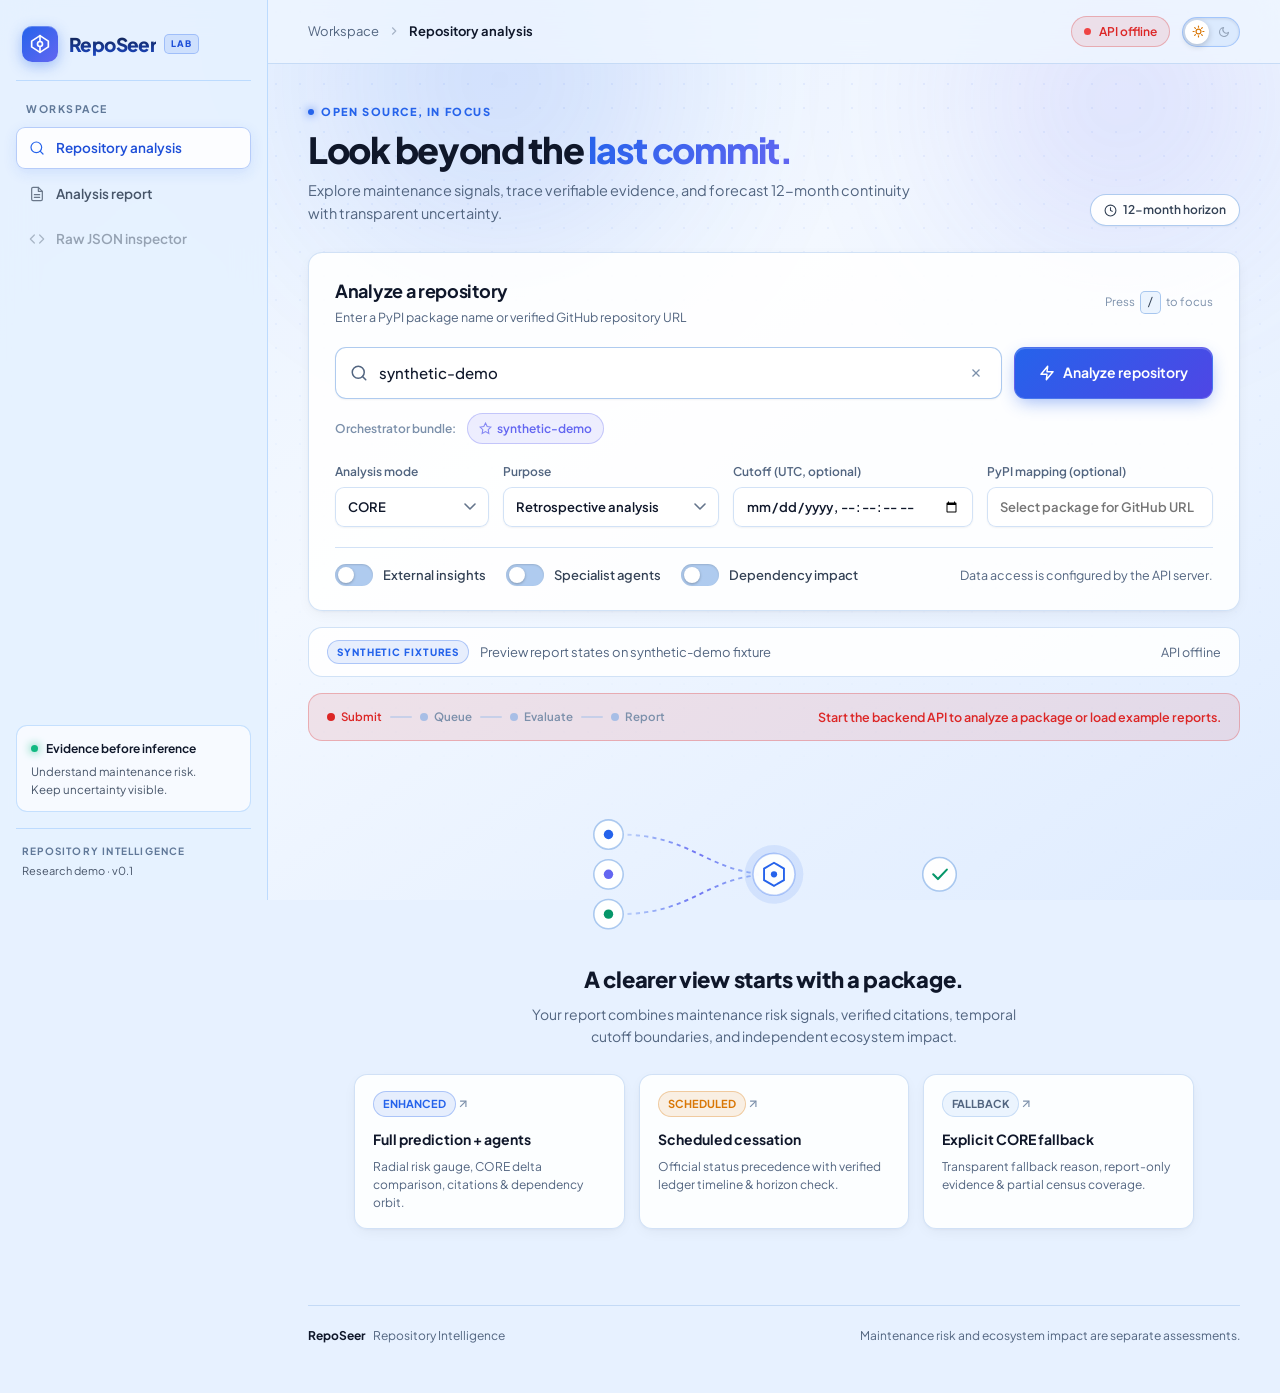
<file: frontend/index.html>
<!doctype html>
<html lang="en">
<head>
  <meta charset="utf-8">
  <meta name="viewport" content="width=device-width, initial-scale=1">
  <meta name="color-scheme" content="light dark">
  <title>RepoSeer · Repository Intelligence</title>
  <link rel="preconnect" href="https://fonts.googleapis.com">
  <link rel="preconnect" href="https://fonts.gstatic.com" crossorigin>
  <link href="https://fonts.googleapis.com/css2?family=JetBrains+Mono:wght@400;500;600;700&family=Plus+Jakarta+Sans:wght@400;500;600;700;800&display=swap" rel="stylesheet">
  <link rel="stylesheet" href="styles.css">
  <script type="module" src="app.js"></script>
</head>
<body>
  <div class="ambient-bg" aria-hidden="true">
    <div class="ambient-grid"></div>
    <div class="ambient-orb orb-1"></div>
    <div class="ambient-orb orb-2"></div>
    <div class="ambient-particles" id="ambient-particles"></div>
    <div class="cursor-glow" id="cursor-glow"></div>
  </div>

  <aside class="sidebar">
    <a class="brand" href="./">
      <span class="brand-mark" aria-hidden="true">
        <svg width="20" height="20" viewBox="0 0 24 24" fill="none" stroke="currentColor" stroke-width="2" stroke-linecap="round" stroke-linejoin="round">
          <polygon points="12 2 22 8.5 22 15.5 12 22 2 15.5 2 8.5 12 2"/>
          <circle cx="12" cy="12" r="3"/>
          <line x1="12" y1="2" x2="12" y2="9"/>
          <line x1="12" y1="15" x2="12" y2="22"/>
        </svg>
      </span>
      <span class="brand-text">RepoSeer</span>
      <span class="beta">LAB</span>
    </a>

    <div class="nav-group">
      <div class="nav-label">WORKSPACE</div>
      <a class="nav active" href="#workspace" id="nav-workspace">
        <svg class="nav-svg" viewBox="0 0 24 24" fill="none" stroke="currentColor" stroke-width="1.8" stroke-linecap="round" stroke-linejoin="round"><circle cx="11" cy="11" r="8"/><line x1="21" y1="21" x2="16.65" y2="16.65"/></svg>
        <span>Repository analysis</span>
      </a>
      <a class="nav" href="#report" id="sidebar-report-link">
        <svg class="nav-svg" viewBox="0 0 24 24" fill="none" stroke="currentColor" stroke-width="1.8" stroke-linecap="round" stroke-linejoin="round"><path d="M14 2H6a2 2 0 0 0-2 2v16a2 2 0 0 0 2 2h12a2 2 0 0 0 2-2V8z"/><polyline points="14 2 14 8 20 8"/><line x1="16" y1="13" x2="8" y2="13"/><line x1="16" y1="17" x2="8" y2="17"/></svg>
        <span>Analysis report</span>
        <span class="nav-pill" id="nav-report-status" hidden>Live</span>
      </a>
      <button class="nav nav-button" type="button" id="sidebar-json-btn" disabled>
        <svg class="nav-svg" viewBox="0 0 24 24" fill="none" stroke="currentColor" stroke-width="1.8" stroke-linecap="round" stroke-linejoin="round"><polyline points="16 18 22 12 16 6"/><polyline points="8 6 2 12 8 18"/></svg>
        <span>Raw JSON inspector</span>
      </button>
    </div>

    <div class="nav-group history-group" id="history-section" hidden>
      <div class="nav-label-row">
        <span class="nav-label">SESSION HISTORY</span>
        <span class="history-count" id="history-count">0</span>
      </div>
      <div class="history-list" id="history-list"></div>
    </div>

    <div class="sidebar-bottom">
      <div class="sidebar-note">
        <div class="note-header">
          <span class="status-dot"></span>
          <span>Evidence before inference</span>
        </div>
        <p>Understand maintenance risk.<br>Keep uncertainty visible.</p>
      </div>
      <div class="sidebar-foot">
        <span>REPOSITORY INTELLIGENCE</span>
        <small>Research demo · v0.1</small>
      </div>
    </div>
  </aside>

  <main id="workspace">
    <header class="topbar">
      <div class="topbar-breadcrumb">
        <span>Workspace</span>
        <svg class="crumb-sep" width="14" height="14" viewBox="0 0 24 24" fill="none" stroke="currentColor" stroke-width="2"><polyline points="9 18 15 12 9 6"/></svg>
        <span class="current" id="breadcrumb-current">Repository analysis</span>
      </div>
      <div class="topbar-actions">
        <span class="connection" id="connection">Connecting to API…</span>
        <label class="theme-switch" title="Switch between Light and Dark mode">
          <input type="checkbox" id="theme-toggle" aria-label="Toggle dark mode">
          <span class="theme-switch-track">
            <span class="theme-switch-icon sun" aria-hidden="true">
              <svg width="13" height="13" viewBox="0 0 24 24" fill="none" stroke="currentColor" stroke-width="2.2" stroke-linecap="round" stroke-linejoin="round"><circle cx="12" cy="12" r="4.5"/><line x1="12" y1="2" x2="12" y2="4"/><line x1="12" y1="20" x2="12" y2="22"/><line x1="4.93" y1="4.93" x2="6.34" y2="6.34"/><line x1="17.66" y1="17.66" x2="19.07" y2="19.07"/><line x1="2" y1="12" x2="4" y2="12"/><line x1="20" y1="12" x2="22" y2="12"/><line x1="4.93" y1="19.07" x2="6.34" y2="17.66"/><line x1="17.66" y1="6.34" x2="19.07" y2="4.93"/></svg>
            </span>
            <span class="theme-switch-icon moon" aria-hidden="true">
              <svg width="12" height="12" viewBox="0 0 24 24" fill="none" stroke="currentColor" stroke-width="2.2" stroke-linecap="round" stroke-linejoin="round"><path d="M21 12.79A9 9 0 1 1 11.21 3 7 7 0 0 0 21 12.79z"/></svg>
            </span>
            <span class="theme-switch-thumb" aria-hidden="true"></span>
          </span>
        </label>
      </div>
    </header>

    <div class="page">
      <section class="hero-header">
        <div class="hero-copy">
          <div class="eyebrow">
            <span class="eyebrow-dot"></span>
            OPEN SOURCE, IN FOCUS
          </div>
          <h1>Look beyond the <span class="gradient-text">last commit.</span></h1>
          <p>Explore maintenance signals, trace verifiable evidence, and forecast 12-month continuity with transparent uncertainty.</p>
        </div>
        <div class="hero-badges">
          <span class="outline-tag">
            <svg width="13" height="13" viewBox="0 0 24 24" fill="none" stroke="currentColor" stroke-width="2"><circle cx="12" cy="12" r="10"/><polyline points="12 6 12 12 16 14"/></svg>
            12-month horizon
          </span>
        </div>
      </section>

      <section class="panel spotlight-card analysis-form" aria-labelledby="analyze-heading">
        <div class="section-heading">
          <div>
            <h2 id="analyze-heading">Analyze a repository</h2>
            <span class="muted">Enter a PyPI package name or verified GitHub repository URL</span>
          </div>
          <div class="keyboard-tip" aria-hidden="true">Press <kbd>/</kbd> to focus</div>
        </div>

        <form id="analysis-form">
          <div class="input-line">
            <label class="search-field">
              <svg class="search-icon" width="18" height="18" viewBox="0 0 24 24" fill="none" stroke="currentColor" stroke-width="2" stroke-linecap="round" stroke-linejoin="round" aria-hidden="true">
                <circle cx="11" cy="11" r="8"/><line x1="21" y1="21" x2="16.65" y2="16.65"/>
              </svg>
              <input id="identifier" name="identifier" value="synthetic-demo" placeholder="Package name or https://github.com/owner/repo" required aria-label="Package name or GitHub URL" autocomplete="off" spellcheck="false">
              <button type="button" id="clear-identifier" class="input-clear-btn" aria-label="Clear input" title="Clear">
                <svg width="14" height="14" viewBox="0 0 24 24" fill="none" stroke="currentColor" stroke-width="2"><line x1="18" y1="6" x2="6" y2="18"/><line x1="6" y1="6" x2="18" y2="18"/></svg>
              </button>
            </label>
            <button id="analyze" type="submit" class="primary">
              <svg class="btn-icon" width="16" height="16" viewBox="0 0 24 24" fill="none" stroke="currentColor" stroke-width="2.2" stroke-linecap="round" stroke-linejoin="round" aria-hidden="true"><polygon points="13 2 3 14 12 14 11 22 21 10 12 10 13 2"/></svg>
              <span class="btn-text">Analyze repository</span>
            </button>
          </div>

          <div class="quick-presets" aria-label="Orchestrator input suggestions">
            <span class="preset-label">Orchestrator bundle:</span>
            <button type="button" class="preset-chip preset-accent" data-fill="synthetic-demo" title="Fill synthetic-demo to run the real orchestrator">
              <svg width="13" height="13" viewBox="0 0 24 24" fill="none" stroke="currentColor" stroke-width="2"><polygon points="12 2 15.09 8.26 22 9.27 17 14.14 18.18 21.02 12 17.77 5.82 21.02 7 14.14 2 9.27 8.91 8.26 12 2"/></svg>
              synthetic-demo
            </button>
          </div>

          <div class="options">
            <label>
              <span class="label-text">Analysis mode</span>
              <select id="mode">
                <option value="CORE">CORE</option>
                <option value="ENHANCED">ENHANCED</option>
              </select>
            </label>
            <label>
              <span class="label-text">Purpose</span>
              <select id="purpose">
                <option value="retrospective_analysis">Retrospective analysis</option>
                <option value="current_inference">Current inference</option>
              </select>
            </label>
            <label>
              <span class="label-text">Cutoff (UTC, optional)</span>
              <input type="datetime-local" id="cutoff" step="1">
            </label>
            <label>
              <span class="label-text">PyPI mapping (optional)</span>
              <input id="package" placeholder="Select package for GitHub URL">
            </label>
          </div>

          <div class="form-footer">
            <div class="checks">
              <label class="switch-control">
                <input type="checkbox" id="insights">
                <span class="switch-track"><span class="switch-thumb"></span></span>
                <span class="switch-label">External insights</span>
              </label>
              <label class="switch-control">
                <input type="checkbox" id="agents">
                <span class="switch-track"><span class="switch-thumb"></span></span>
                <span class="switch-label">Specialist agents</span>
              </label>
              <label class="switch-control">
                <input type="checkbox" id="impact">
                <span class="switch-track"><span class="switch-thumb"></span></span>
                <span class="switch-label">Dependency impact</span>
              </label>
            </div>
            <span class="muted footer-note">Data access is configured by the API server.</span>
          </div>
        </form>
      </section>

      <div class="demo-bar" id="demo-bar">
        <div class="demo-info">
          <span class="demo-label">SYNTHETIC FIXTURES</span>
          <span class="demo-desc">Preview report states on synthetic-demo fixture</span>
        </div>
        <div class="demo-pills" id="scenario-pills" role="group" aria-label="Synthetic example reports">
          <span class="muted">Loading examples…</span>
        </div>
      </div>

      <div class="pipeline-bar" id="pipeline-bar" data-state="idle">
        <div class="pipeline-steps" aria-hidden="true">
          <span class="pipe-node" data-step="submit"><span class="pipe-dot"></span>Submit</span>
          <span class="pipe-line"></span>
          <span class="pipe-node" data-step="queued"><span class="pipe-dot"></span>Queue</span>
          <span class="pipe-line"></span>
          <span class="pipe-node" data-step="running"><span class="pipe-dot"></span>Evaluate</span>
          <span class="pipe-line"></span>
          <span class="pipe-node" data-step="complete"><span class="pipe-dot"></span>Report</span>
        </div>
        <div class="pipeline-meta">
          <div id="progress" class="progress" role="status" aria-live="polite">
            Ready. Analyze a package or load a synthetic example.
          </div>
          <span id="elapsed-timer" class="elapsed-timer" hidden>0.0s</span>
        </div>
      </div>

      <section id="report" aria-label="Analysis report" hidden>
        <div class="report-heading">
          <div class="report-title-meta">
            <div class="eyebrow" id="report-context"></div>
            <div class="report-pkg-row">
              <h2 id="report-package"></h2>
              <span class="pill accent" id="report-scenario-badge" hidden></span>
              <span class="run-id-chip" id="report-run-id" title="Click to copy Analysis Run ID"></span>
            </div>
            <p id="report-subtitle"></p>
          </div>
          <div class="report-actions">
            <button id="inspect-json" class="secondary action-btn" type="button" title="Inspect formatted JSON">
              <svg width="14" height="14" viewBox="0 0 24 24" fill="none" stroke="currentColor" stroke-width="2"><polyline points="16 18 22 12 16 6"/><polyline points="8 6 2 12 8 18"/></svg>
              <span>Inspect JSON</span>
            </button>
            <button id="copy-json" class="secondary action-btn" type="button" title="Copy report JSON to clipboard">
              <svg width="14" height="14" viewBox="0 0 24 24" fill="none" stroke="currentColor" stroke-width="2"><rect x="9" y="9" width="13" height="13" rx="2" ry="2"/><path d="M5 15H4a2 2 0 0 1-2-2V4a2 2 0 0 1 2-2h9a2 2 0 0 1 2 2v1"/></svg>
              <span>Copy JSON</span>
            </button>
            <button id="download" class="secondary action-btn" type="button" title="Download original FinalReport JSON">
              <svg width="14" height="14" viewBox="0 0 24 24" fill="none" stroke="currentColor" stroke-width="2"><path d="M21 15v4a2 2 0 0 1-2 2H5a2 2 0 0 1-2-2v-4"/><polyline points="7 10 12 15 17 10"/><line x1="12" y1="15" x2="12" y2="3"/></svg>
              <span>Export JSON</span>
            </button>
          </div>
        </div>

        <div id="synthetic-notice" class="notice" hidden>
          <svg class="notice-svg" width="16" height="16" viewBox="0 0 24 24" fill="none" stroke="currentColor" stroke-width="2"><circle cx="12" cy="12" r="10"/><line x1="12" y1="16" x2="12" y2="12"/><line x1="12" y1="8" x2="12.01" y2="8"/></svg>
          <span><strong>Synthetic fixture</strong> · For interface demonstration only. These values are not estimates for a real package.</span>
        </div>

        <div class="summary-grid">
          <section class="panel spotlight-card outcome" id="outcome"></section>
          <section class="panel spotlight-card metadata" id="metadata"></section>
          <section class="panel spotlight-card impact" id="impact-card"></section>
        </div>

        <div class="tabs-container">
          <div class="tabs" role="tablist" aria-label="Report details">
            <button role="tab" id="tab-evidence" aria-selected="true" aria-controls="details" data-tab="evidence">
              <svg width="14" height="14" viewBox="0 0 24 24" fill="none" stroke="currentColor" stroke-width="2"><path d="M21 15a2 2 0 0 1-2 2H7l-4 4V5a2 2 0 0 1 2-2h14a2 2 0 0 1 2 2z"/></svg>
              <span>Evidence</span>
              <span id="evidence-count" class="counter-badge">0</span>
            </button>
            <button role="tab" id="tab-coverage" aria-selected="false" aria-controls="details" data-tab="coverage" tabindex="-1">
              <svg width="14" height="14" viewBox="0 0 24 24" fill="none" stroke="currentColor" stroke-width="2"><path d="M22 11.08V12a10 10 0 1 1-5.93-9.14"/><polyline points="22 4 12 14.01 9 11.01"/></svg>
              <span>Coverage</span>
              <span id="coverage-count" class="counter-badge">0</span>
            </button>
            <button role="tab" id="tab-sources" aria-selected="false" aria-controls="details" data-tab="sources" tabindex="-1">
              <svg width="14" height="14" viewBox="0 0 24 24" fill="none" stroke="currentColor" stroke-width="2"><ellipse cx="12" cy="5" rx="9" ry="3"/><path d="M21 12c0 1.66-4 3-9 3s-9-1.34-9-3"/><path d="M3 5v14c0 1.66 4 3 9 3s9-1.34 9-3V5"/></svg>
              <span>Sources & cutoff</span>
              <span id="sources-count" class="counter-badge">0</span>
            </button>
            <button role="tab" id="tab-model" aria-selected="false" aria-controls="details" data-tab="model" tabindex="-1">
              <svg width="14" height="14" viewBox="0 0 24 24" fill="none" stroke="currentColor" stroke-width="2"><rect x="4" y="4" width="16" height="16" rx="2" ry="2"/><rect x="9" y="9" width="6" height="6"/><line x1="9" y1="1" x2="9" y2="4"/><line x1="15" y1="1" x2="15" y2="4"/><line x1="9" y1="20" x2="9" y2="23"/><line x1="15" y1="20" x2="15" y2="23"/><line x1="20" y1="9" x2="23" y2="9"/><line x1="20" y1="14" x2="23" y2="14"/><line x1="1" y1="9" x2="4" y2="9"/><line x1="1" y1="14" x2="4" y2="14"/></svg>
              <span>Model & limitations</span>
            </button>
          </div>
        </div>

        <section id="details" class="panel details" role="tabpanel" aria-labelledby="tab-evidence"></section>
      </section>

      <section id="empty" class="empty">
        <div class="empty-visual" aria-hidden="true">
          <svg class="constellation-svg" viewBox="0 0 420 140" fill="none">
            <defs>
              <linearGradient id="flow-grad" x1="0" y1="0" x2="1" y2="0">
                <stop offset="0%" stop-color="var(--primary)" stop-opacity="0.15"/>
                <stop offset="50%" stop-color="var(--accent)" stop-opacity="0.9"/>
                <stop offset="100%" stop-color="var(--primary)" stop-opacity="0.2"/>
              </linearGradient>
            </defs>
            <path class="flow-path" d="M 62 32 C 135 32, 145 70, 210 70" stroke="url(#flow-grad)" stroke-width="1.8" stroke-dasharray="4 4"/>
            <path class="flow-path" d="M 62 70 L 210 70" stroke="url(#flow-grad)" stroke-width="1.8" stroke-dasharray="4 4"/>
            <path class="flow-path" d="M 62 108 C 135 108, 145 70, 210 70" stroke="url(#flow-grad)" stroke-width="1.8" stroke-dasharray="4 4"/>
            <path class="flow-path flow-out" d="M 210 70 L 358 70" stroke="url(#flow-grad)" stroke-width="2.2" stroke-dasharray="5 4"/>

            <g class="c-node">
              <circle cx="52" cy="32" r="14" class="c-ring"/>
              <circle cx="52" cy="32" r="4.5" fill="var(--primary)"/>
            </g>
            <g class="c-node">
              <circle cx="52" cy="70" r="14" class="c-ring"/>
              <circle cx="52" cy="70" r="4.5" fill="var(--accent)"/>
            </g>
            <g class="c-node">
              <circle cx="52" cy="108" r="14" class="c-ring"/>
              <circle cx="52" cy="108" r="4.5" fill="var(--risk-low)"/>
            </g>

            <g class="c-core">
              <circle cx="210" cy="70" r="28" class="c-pulse"/>
              <circle cx="210" cy="70" r="20" class="c-core-bg"/>
              <polygon points="210,59 219.5,64.5 219.5,75.5 210,81 200.5,75.5 200.5,64.5" stroke="var(--primary)" stroke-width="1.8" fill="none"/>
              <circle cx="210" cy="70" r="3" fill="var(--primary)"/>
            </g>

            <g class="c-node">
              <circle cx="368" cy="70" r="16" class="c-ring"/>
              <path d="M 362 70 L 366.5 74.5 L 375 65.5" stroke="var(--risk-low)" stroke-width="2" stroke-linecap="round" stroke-linejoin="round"/>
            </g>
          </svg>
        </div>

        <h2>A clearer view starts with a package.</h2>
        <p>Your report combines maintenance risk signals, verified citations, temporal cutoff boundaries, and independent ecosystem impact.</p>

        <div class="empty-launch-grid">
          <button type="button" class="launch-card spotlight-card" data-scenario="enhanced">
            <div class="launch-card-top">
              <span class="pill">ENHANCED</span>
              <svg width="14" height="14" viewBox="0 0 24 24" fill="none" stroke="currentColor" stroke-width="2"><line x1="7" y1="17" x2="17" y2="7"/><polyline points="7 7 17 7 17 17"/></svg>
            </div>
            <strong>Full prediction + agents</strong>
            <span>Radial risk gauge, CORE delta comparison, citations & dependency orbit.</span>
          </button>
          <button type="button" class="launch-card spotlight-card" data-scenario="scheduled">
            <div class="launch-card-top">
              <span class="pill warning">SCHEDULED</span>
              <svg width="14" height="14" viewBox="0 0 24 24" fill="none" stroke="currentColor" stroke-width="2"><line x1="7" y1="17" x2="17" y2="7"/><polyline points="7 7 17 7 17 17"/></svg>
            </div>
            <strong>Scheduled cessation</strong>
            <span>Official status precedence with verified ledger timeline & horizon check.</span>
          </button>
          <button type="button" class="launch-card spotlight-card" data-scenario="fallback">
            <div class="launch-card-top">
              <span class="pill neutral">FALLBACK</span>
              <svg width="14" height="14" viewBox="0 0 24 24" fill="none" stroke="currentColor" stroke-width="2"><line x1="7" y1="17" x2="17" y2="7"/><polyline points="7 7 17 7 17 17"/></svg>
            </div>
            <strong>Explicit CORE fallback</strong>
            <span>Transparent fallback reason, report-only evidence & partial census coverage.</span>
          </button>
        </div>
      </section>

      <footer>
        <div class="footer-brand">RepoSeer <span>Repository Intelligence</span></div>
        <span class="footer-disclaimer">Maintenance risk and ecosystem impact are separate assessments.</span>
      </footer>
    </div>
  </main>

  <div id="json-drawer-backdrop" class="drawer-backdrop" hidden></div>
  <aside id="json-drawer" class="json-drawer" role="dialog" aria-modal="true" aria-labelledby="drawer-title" hidden>
    <div class="drawer-header">
      <div>
        <h3 id="drawer-title">FinalReport JSON Inspector</h3>
        <span class="muted" id="drawer-subtitle">Original unmodified API payload</span>
      </div>
      <div class="drawer-actions">
        <button type="button" id="drawer-copy" class="secondary action-btn">Copy</button>
        <button type="button" id="drawer-close" class="icon-close-btn" aria-label="Close JSON inspector">
          <svg width="18" height="18" viewBox="0 0 24 24" fill="none" stroke="currentColor" stroke-width="2"><line x1="18" y1="6" x2="6" y2="18"/><line x1="6" y1="6" x2="18" y2="18"/></svg>
        </button>
      </div>
    </div>
    <div class="drawer-body">
      <pre id="json-viewer" class="json-viewer"></pre>
    </div>
  </aside>
</body>
</html>
</file>
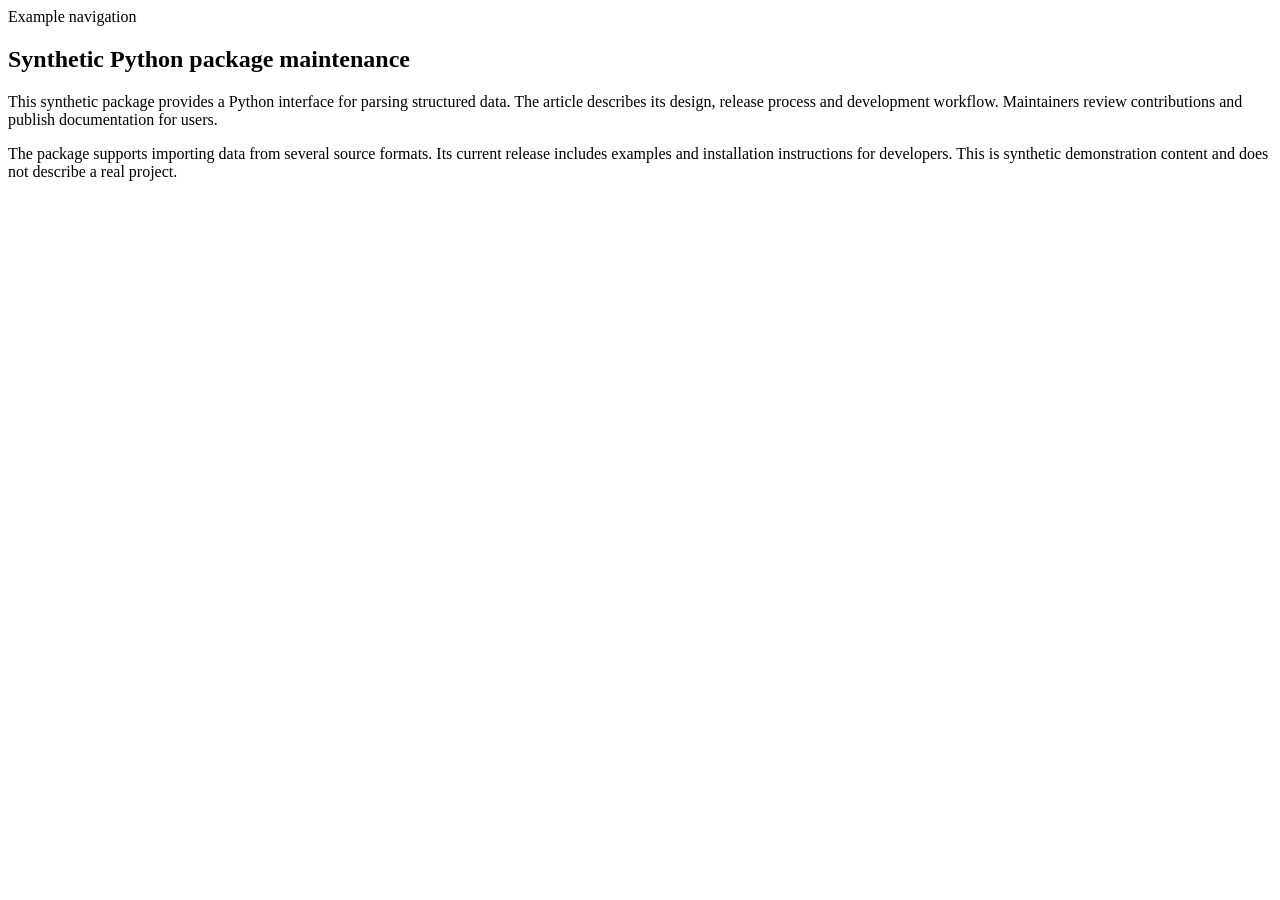
<file: examples/external_crawl/article.html>
<!doctype html>
<html lang="en">
<head>
  <title>Synthetic Python package maintenance</title>
  <meta name="author" content="Example Author">
  <meta property="article:published_time" content="2024-03-01T09:30:00+07:00">
</head>
<body>
  <nav>Example navigation</nav>
  <main><article>
    <h1>Synthetic Python package maintenance</h1>
    <p>This synthetic package provides a Python interface for parsing structured data.
    The article describes its design, release process and development workflow.
    Maintainers review contributions and publish documentation for users.</p>
    <p>The package supports importing data from several source formats.
    Its current release includes examples and installation instructions for developers.
    This is synthetic demonstration content and does not describe a real project.</p>
  </article></main>
</body>
</html>
</file>
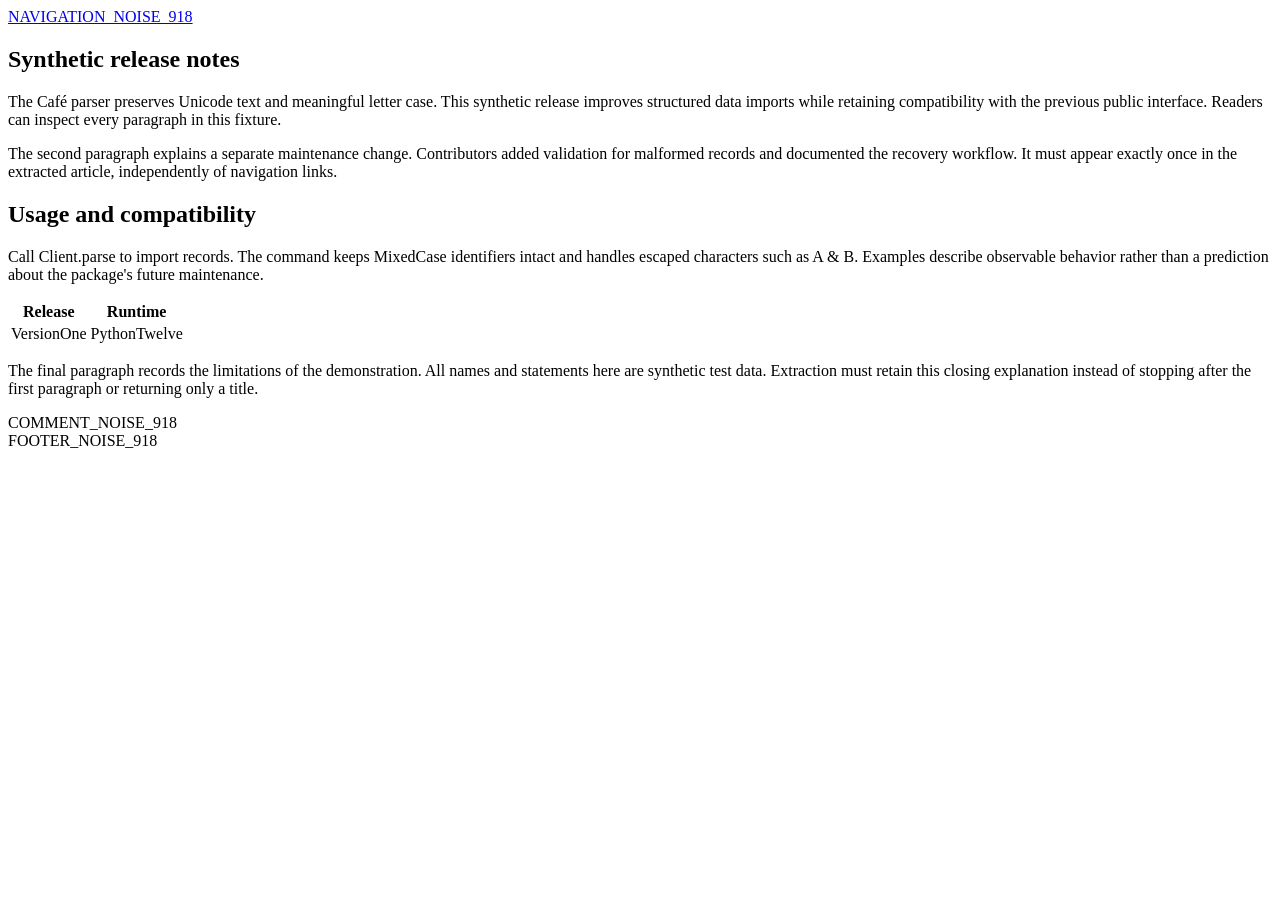
<file: tests/fixtures/external_crawler/article.html>
<!doctype html>
<html lang="en">
<head>
  <meta charset="utf-8">
  <title>Synthetic release notes</title>
  <meta name="author" content="Fixture Author">
  <meta property="article:published_time" content="2024-03-01T23:30:00-05:00">
  <meta property="article:modified_time" content="2024-03-05T12:00:00Z">
  <script>var tracking = "SCRIPT_NOISE_918";</script>
  <style>.advert:after { content: "STYLE_NOISE_918"; }</style>
</head>
<body>
<nav><a href="/">NAVIGATION_NOISE_918</a></nav>
<main><article>
  <h1>Synthetic release notes</h1>
  <p>The Café parser preserves Unicode text and meaningful letter case. This synthetic
  release improves structured data imports while retaining compatibility with the
  previous public interface. Readers can inspect every paragraph in this fixture.</p>
  <p>The second paragraph explains a separate maintenance change. Contributors added
  validation for malformed records and documented the recovery workflow. It must
  appear exactly once in the extracted article, independently of navigation links.</p>
  <h2>Usage and compatibility</h2>
  <p>Call Client.parse to import records. The command keeps MixedCase identifiers
  intact and handles escaped characters such as A &amp; B. Examples describe observable
  behavior rather than a prediction about the package's future maintenance.</p>
  <table><tr><th>Release</th><th>Runtime</th></tr><tr><td>VersionOne</td><td>PythonTwelve</td></tr></table>
  <p>The final paragraph records the limitations of the demonstration. All names and
  statements here are synthetic test data. Extraction must retain this closing
  explanation instead of stopping after the first paragraph or returning only a title.</p>
</article></main>
<section id="comments"><div class="comment">COMMENT_NOISE_918</div></section>
<footer>FOOTER_NOISE_918</footer>
</body>
</html>
</file>
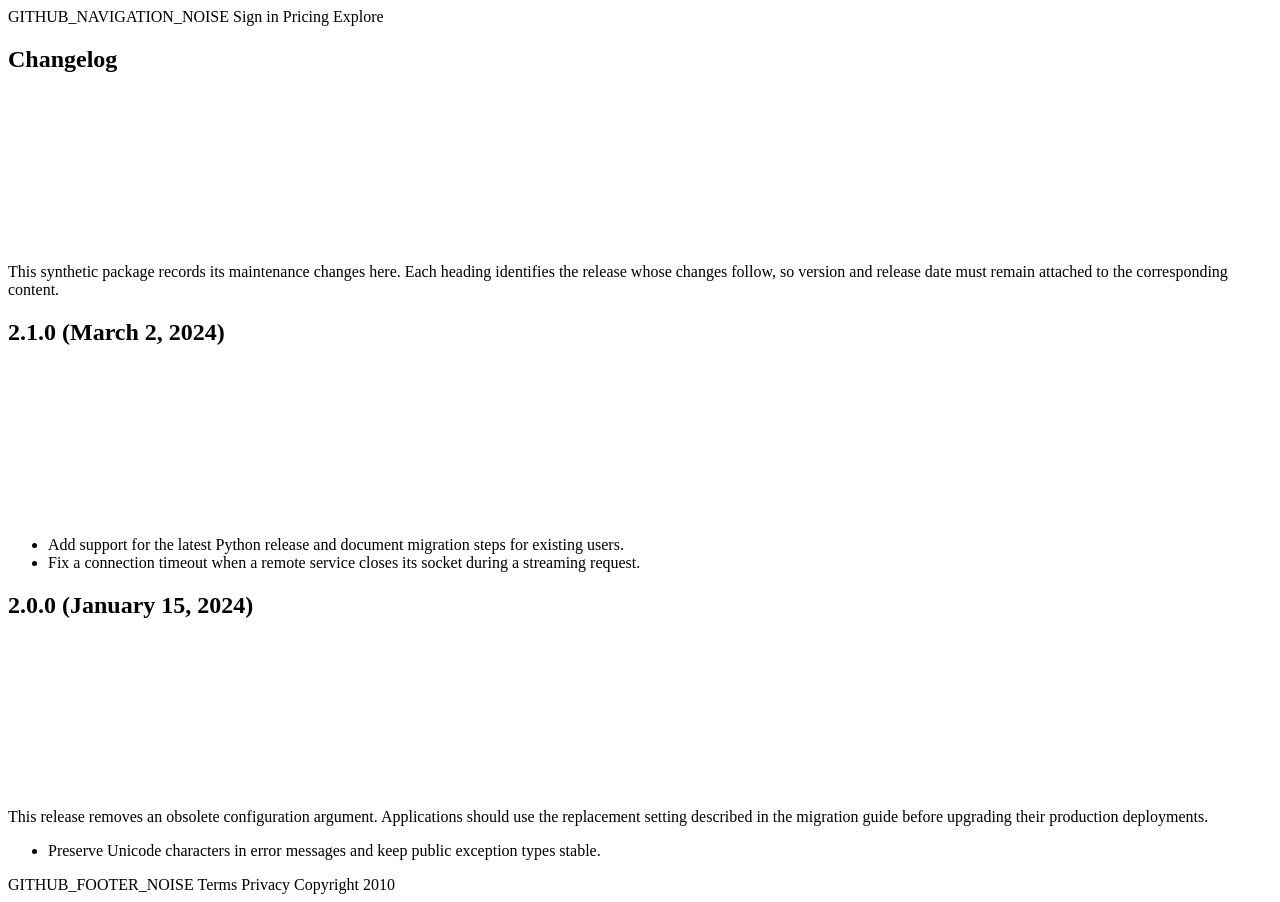
<file: tests/fixtures/external_crawler/github_changelog.html>
<!doctype html>
<html lang="en">
<head><title>example/CHANGELOG.md at main · fixture/example</title></head>
<body>
<nav>GITHUB_NAVIGATION_NOISE Sign in Pricing Explore</nav>
<main>
<article class="markdown-body entry-content">
<div class="markdown-heading"><h1>Changelog</h1><a class="anchor" href="#changelog" aria-label="Permalink: Changelog"><svg aria-hidden="true"><path d="M0 0"></path></svg></a></div>
<p>This synthetic package records its maintenance changes here. Each heading identifies the release whose changes follow, so version and release date must remain attached to the corresponding content.</p>
<div class="markdown-heading"><h2>2.1.0 (March 2, 2024)</h2><a class="anchor" href="#210" aria-label="Permalink: 2.1.0"><svg aria-hidden="true"><path d="M0 0"></path></svg></a></div>
<ul><li>Add support for the latest Python release and document migration steps for existing users.</li><li>Fix a connection timeout when a remote service closes its socket during a streaming request.</li></ul>
<div class="markdown-heading"><h2>2.0.0 (January 15, 2024)</h2><a class="anchor" href="#200" aria-label="Permalink: 2.0.0"><svg aria-hidden="true"><path d="M0 0"></path></svg></a></div>
<p>This release removes an obsolete configuration argument. Applications should use the replacement setting described in the migration guide before upgrading their production deployments.</p>
<ul><li>Preserve Unicode characters in error messages and keep public exception types stable.</li></ul>
</article>
</main>
<footer>GITHUB_FOOTER_NOISE Terms Privacy Copyright 2010</footer>
</body>
</html>
</file>
<file: frontend/styles.css>
/* ==========================================================================
   RepoSeer Flagship UI · Light & Dark (OS Auto + Toggle) · Buildless CSS
   ========================================================================== */

:root {
  --font-sans: 'Plus Jakarta Sans', -apple-system, BlinkMacSystemFont, 'Segoe UI', Roboto, sans-serif;
  --font-mono: 'JetBrains Mono', 'Fira Code', ui-monospace, SFMono-Regular, Menlo, monospace;

  /* Light Palette · Airy Pale-Blue Gradient */
  --bg-canvas-solid: #e7f1ff;
  --bg-surface: rgba(255, 255, 255, 0.94);
  --bg-subtle: rgba(219, 234, 254, 0.52);
  --bg-subtle-hover: rgba(191, 219, 254, 0.65);
  --bg-card: rgba(255, 255, 255, 0.88);
  --bg-glass: rgba(238, 246, 255, 0.82);
  --grid-dot: rgba(37, 99, 235, 0.11);
  --dark-layer-opacity: 0;

  --text-main: #0f172a;
  --text-body: #334155;
  --text-muted: #526580;
  --text-subtle: #7c90ab;

  --line: rgba(147, 185, 234, 0.42);
  --line-strong: rgba(118, 165, 228, 0.58);
  --line-glow: rgba(37, 99, 235, 0.22);

  --primary: #2563eb;
  --primary-hover: #1d4ed8;
  --primary-subtle: rgba(37, 99, 235, 0.1);
  --primary-border: rgba(37, 99, 235, 0.3);
  --accent: #6366f1;
  --accent-subtle: rgba(99, 102, 241, 0.11);
  --accent-border: rgba(99, 102, 241, 0.3);
  --cyan: #0284c7;
  --cyan-subtle: rgba(2, 132, 199, 0.11);

  --sidebar-bg: rgba(229, 241, 255, 0.92);
  --sidebar-border: rgba(147, 197, 253, 0.5);
  --sidebar-brand-from: #0f172a;
  --sidebar-brand-to: #1d4ed8;
  --sidebar-beta-bg: rgba(37, 99, 235, 0.12);
  --sidebar-beta-border: rgba(37, 99, 235, 0.28);
  --sidebar-beta-text: #1d4ed8;
  --sidebar-label: #607898;
  --sidebar-text: #475569;
  --sidebar-text-hover: #0f172a;
  --sidebar-hover-bg: rgba(37, 99, 235, 0.08);
  --sidebar-active-bg: rgba(255, 255, 255, 0.88);
  --sidebar-active-text: #1d4ed8;
  --sidebar-active-border: rgba(37, 99, 235, 0.32);
  --sidebar-active-shadow: 0 4px 14px rgba(37, 99, 235, 0.12);
  --sidebar-item-bg: rgba(255, 255, 255, 0.52);
  --sidebar-note-bg: rgba(255, 255, 255, 0.68);
  --sidebar-note-title: #0f172a;
  --sidebar-note-text: #475569;
  --sidebar-badge-bg: rgba(37, 99, 235, 0.1);
  --sidebar-badge-text: #1e40af;

  --dot-color: rgba(37, 99, 235, 0.36);
  --dot-color-alt: rgba(14, 165, 233, 0.4);
  --dot-glow: 0 0 8px rgba(59, 130, 246, 0.32);

  --risk-low: #059669;
  --risk-low-bg: rgba(5, 150, 105, 0.1);
  --risk-low-line: rgba(5, 150, 105, 0.28);

  --risk-mod: #d97706;
  --risk-mod-bg: rgba(217, 119, 6, 0.11);
  --risk-mod-line: rgba(217, 119, 6, 0.3);

  --risk-high: #dc2626;
  --risk-high-bg: rgba(220, 38, 38, 0.1);
  --risk-high-line: rgba(220, 38, 38, 0.28);

  --status-online: #10b981;
  --status-offline: #ef4444;

  --spotlight: rgba(56, 152, 255, 0.16);
  --cursor-aura: radial-gradient(circle, rgba(59, 130, 246, 0.18) 0%, rgba(56, 189, 248, 0.09) 38%, transparent 70%);
  --shadow-sm: 0 1px 2px rgba(15, 23, 42, 0.05);
  --shadow-card: 0 4px 16px -4px rgba(15, 23, 42, 0.07), 0 1px 3px rgba(15, 23, 42, 0.04);
  --shadow-hover: 0 18px 34px -12px rgba(15, 23, 42, 0.14), 0 4px 12px -2px rgba(37, 99, 235, 0.08);
  --shadow-lg: 0 20px 44px -12px rgba(15, 23, 42, 0.22);

  --json-key: #1d4ed8;
  --json-str: #047857;
  --json-num: #b45309;
  --json-bool: #7c3aed;
  --json-null: #64748b;

  --radius-sm: 8px;
  --radius-md: 14px;
  --radius-lg: 18px;
  --radius-full: 9999px;
  --ease: cubic-bezier(0.16, 1, 0.3, 1);
}

/* Dark Theme: Manual [data-theme="dark"] OR OS prefers-color-scheme: dark when not forced light */
[data-theme="dark"] {
  --bg-canvas-solid: #070b14;
  --bg-surface: #0e1525;
  --bg-subtle: #151f35;
  --bg-subtle-hover: #1d2a45;
  --bg-card: rgba(14, 21, 37, 0.92);
  --bg-glass: rgba(9, 14, 26, 0.82);
  --grid-dot: rgba(148, 163, 184, 0.09);
  --dark-layer-opacity: 1;

  --text-main: #f8fafc;
  --text-body: #cbd5e1;
  --text-muted: #8a9bb5;
  --text-subtle: #5c6e8a;

  --line: #1b2740;
  --line-strong: #283859;
  --line-glow: rgba(59, 130, 246, 0.36);

  --primary: #3b82f6;
  --primary-hover: #60a5fa;
  --primary-subtle: rgba(59, 130, 246, 0.15);
  --primary-border: rgba(59, 130, 246, 0.34);
  --accent: #a78bfa;
  --accent-subtle: rgba(167, 139, 250, 0.14);
  --accent-border: rgba(167, 139, 250, 0.32);
  --cyan: #22d3ee;
  --cyan-subtle: rgba(34, 211, 238, 0.12);

  --sidebar-bg: #050811;
  --sidebar-border: #121b2e;
  --sidebar-brand-from: #ffffff;
  --sidebar-brand-to: #cbd5e1;
  --sidebar-beta-bg: rgba(59, 130, 246, 0.16);
  --sidebar-beta-border: rgba(96, 165, 250, 0.35);
  --sidebar-beta-text: #93c5fd;
  --sidebar-label: #526580;
  --sidebar-text: #7c8ea8;
  --sidebar-text-hover: #ffffff;
  --sidebar-hover-bg: rgba(255, 255, 255, 0.05);
  --sidebar-active-bg: rgba(59, 130, 246, 0.16);
  --sidebar-active-text: #ffffff;
  --sidebar-active-border: rgba(59, 130, 246, 0.32);
  --sidebar-active-shadow: 0 4px 12px rgba(0, 0, 0, 0.28);
  --sidebar-item-bg: rgba(255, 255, 255, 0.025);
  --sidebar-note-bg: linear-gradient(180deg, rgba(255, 255, 255, 0.035) 0%, rgba(255, 255, 255, 0.015) 100%);
  --sidebar-note-title: #e2e8f0;
  --sidebar-note-text: #7e92ae;
  --sidebar-badge-bg: rgba(255, 255, 255, 0.07);
  --sidebar-badge-text: #cbd5e1;

  --dot-color: rgba(224, 242, 254, 0.82);
  --dot-color-alt: rgba(167, 139, 250, 0.82);
  --dot-glow: 0 0 8px rgba(147, 197, 253, 0.65);

  --risk-low: #10b981;
  --risk-low-bg: rgba(16, 185, 129, 0.14);
  --risk-low-line: rgba(16, 185, 129, 0.32);

  --risk-mod: #f59e0b;
  --risk-mod-bg: rgba(245, 158, 11, 0.14);
  --risk-mod-line: rgba(245, 158, 11, 0.32);

  --risk-high: #fb7185;
  --risk-high-bg: rgba(244, 63, 94, 0.15);
  --risk-high-line: rgba(244, 63, 94, 0.34);

  --spotlight: rgba(235, 244, 255, 0.075);
  --cursor-aura: radial-gradient(circle, rgba(241, 245, 255, 0.065) 0%, rgba(186, 214, 255, 0.025) 38%, transparent 70%);
  --shadow-sm: 0 1px 2px rgba(0, 0, 0, 0.45);
  --shadow-card: 0 8px 28px -8px rgba(0, 0, 0, 0.65), 0 0 0 1px rgba(255, 255, 255, 0.03);
  --shadow-hover: 0 22px 42px -12px rgba(0, 0, 0, 0.8), 0 0 24px rgba(59, 130, 246, 0.14);
  --shadow-lg: 0 24px 56px -12px rgba(0, 0, 0, 0.85);

  --json-key: #7dd3fc;
  --json-str: #6ee7b7;
  --json-num: #fcd34d;
  --json-bool: #c4b5fd;
  --json-null: #94a3b8;
}

@media (prefers-color-scheme: dark) {
  :root:not([data-theme="light"]) {
    --bg-canvas-solid: #070b14;
    --bg-surface: #0e1525;
    --bg-subtle: #151f35;
    --bg-subtle-hover: #1d2a45;
    --bg-card: rgba(14, 21, 37, 0.92);
    --bg-glass: rgba(9, 14, 26, 0.82);
    --grid-dot: rgba(148, 163, 184, 0.09);
    --dark-layer-opacity: 1;

    --text-main: #f8fafc;
    --text-body: #cbd5e1;
    --text-muted: #8a9bb5;
    --text-subtle: #5c6e8a;

    --line: #1b2740;
    --line-strong: #283859;
    --line-glow: rgba(59, 130, 246, 0.36);

    --primary: #3b82f6;
    --primary-hover: #60a5fa;
    --primary-subtle: rgba(59, 130, 246, 0.15);
    --primary-border: rgba(59, 130, 246, 0.34);
    --accent: #a78bfa;
    --accent-subtle: rgba(167, 139, 250, 0.14);
    --accent-border: rgba(167, 139, 250, 0.32);
    --cyan: #22d3ee;
    --cyan-subtle: rgba(34, 211, 238, 0.12);

    --sidebar-bg: #050811;
    --sidebar-border: #121b2e;
    --sidebar-brand-from: #ffffff;
    --sidebar-brand-to: #cbd5e1;
    --sidebar-beta-bg: rgba(59, 130, 246, 0.16);
    --sidebar-beta-border: rgba(96, 165, 250, 0.35);
    --sidebar-beta-text: #93c5fd;
    --sidebar-label: #526580;
    --sidebar-text: #7c8ea8;
    --sidebar-text-hover: #ffffff;
    --sidebar-hover-bg: rgba(255, 255, 255, 0.05);
    --sidebar-active-bg: rgba(59, 130, 246, 0.16);
    --sidebar-active-text: #ffffff;
    --sidebar-active-border: rgba(59, 130, 246, 0.32);
    --sidebar-active-shadow: 0 4px 12px rgba(0, 0, 0, 0.28);
    --sidebar-item-bg: rgba(255, 255, 255, 0.025);
    --sidebar-note-bg: linear-gradient(180deg, rgba(255, 255, 255, 0.035) 0%, rgba(255, 255, 255, 0.015) 100%);
    --sidebar-note-title: #e2e8f0;
    --sidebar-note-text: #7e92ae;
    --sidebar-badge-bg: rgba(255, 255, 255, 0.07);
    --sidebar-badge-text: #cbd5e1;

    --dot-color: rgba(224, 242, 254, 0.82);
    --dot-color-alt: rgba(167, 139, 250, 0.82);
    --dot-glow: 0 0 8px rgba(147, 197, 253, 0.65);

    --risk-low: #10b981;
    --risk-low-bg: rgba(16, 185, 129, 0.14);
    --risk-low-line: rgba(16, 185, 129, 0.32);

    --risk-mod: #f59e0b;
    --risk-mod-bg: rgba(245, 158, 11, 0.14);
    --risk-mod-line: rgba(245, 158, 11, 0.32);

    --risk-high: #fb7185;
    --risk-high-bg: rgba(244, 63, 94, 0.15);
    --risk-high-line: rgba(244, 63, 94, 0.34);

    --spotlight: rgba(235, 244, 255, 0.075);
  --cursor-aura: radial-gradient(circle, rgba(241, 245, 255, 0.065) 0%, rgba(186, 214, 255, 0.025) 38%, transparent 70%);
    --shadow-sm: 0 1px 2px rgba(0, 0, 0, 0.45);
    --shadow-card: 0 8px 28px -8px rgba(0, 0, 0, 0.65), 0 0 0 1px rgba(255, 255, 255, 0.03);
    --shadow-hover: 0 22px 42px -12px rgba(0, 0, 0, 0.8), 0 0 24px rgba(59, 130, 246, 0.14);
    --shadow-lg: 0 24px 56px -12px rgba(0, 0, 0, 0.85);

    --json-key: #7dd3fc;
    --json-str: #6ee7b7;
    --json-num: #fcd34d;
    --json-bool: #c4b5fd;
    --json-null: #94a3b8;
  }
}

/* ==========================================================================
   Ambient Background & Reset
   ========================================================================== */

* { box-sizing: border-box; }

body {
  margin: 0;
  font-family: var(--font-sans);
  font-size: 14.5px;
  line-height: 1.6;
  color: var(--text-body);
  background-color: var(--bg-canvas-solid);
  min-height: 100vh;
  -webkit-font-smoothing: antialiased;
  overflow-x: hidden;
}

.ambient-bg {
  position: fixed;
  inset: 0;
  pointer-events: none;
  z-index: 0;
  overflow: hidden;
  background: linear-gradient(145deg, #e7f1ff 0%, #f3f8ff 45%, #dfecff 100%);
  contain: strict;
}

.ambient-bg::before {
  content: "";
  position: absolute;
  inset: 0;
  background: radial-gradient(ellipse at 50% 0%, #0d1629 0%, #070b14 62%, #050810 100%);
  opacity: var(--dark-layer-opacity, 0);
  transition: opacity 0.35s ease;
  will-change: opacity;
}

.ambient-grid {
  position: absolute;
  inset: 0;
  background-image: radial-gradient(var(--grid-dot) 1px, transparent 1px);
  background-size: 24px 24px;
  mask-image: linear-gradient(to bottom, rgba(0, 0, 0, 0.75) 0%, rgba(0, 0, 0, 0.15) 60%, transparent 100%);
  -webkit-mask-image: linear-gradient(to bottom, rgba(0, 0, 0, 0.75) 0%, rgba(0, 0, 0, 0.15) 60%, transparent 100%);
}

.ambient-orb {
  position: absolute;
  border-radius: 50%;
  filter: blur(90px);
  opacity: 0.22;
  animation: float-orb 16s ease-in-out infinite alternate;
}

.orb-1 {
  width: 520px;
  height: 520px;
  top: -180px;
  left: 240px;
  background: radial-gradient(circle, var(--primary) 0%, transparent 70%);
}

.orb-2 {
  width: 440px;
  height: 440px;
  top: -120px;
  right: -60px;
  background: radial-gradient(circle, var(--accent) 0%, transparent 70%);
  animation-delay: -6s;
}

@keyframes float-orb {
  0% { transform: translate(0, 0) scale(1); }
  100% { transform: translate(32px, 24px) scale(1.08); }
}

.ambient-particles {
  position: absolute;
  inset: 0;
  overflow: hidden;
}

.ambient-dot {
  position: absolute;
  left: var(--x);
  top: var(--y);
  width: var(--size);
  height: var(--size);
  border-radius: 50%;
  background: var(--dot-color);
  box-shadow: var(--dot-glow);
  opacity: 0;
  will-change: transform, opacity;
  transition: background-color 0.35s ease, box-shadow 0.35s ease;
  animation: drift-dot var(--dur) ease-in-out var(--delay) infinite;
}

.ambient-dot.alt {
  background: var(--dot-color-alt);
}

.cursor-glow {
  position: fixed;
  top: 0;
  left: 0;
  width: 360px;
  height: 360px;
  margin-left: -180px;
  margin-top: -180px;
  border-radius: 50%;
  background: var(--cursor-aura);
  pointer-events: none;
  opacity: 0;
  will-change: transform, opacity;
  transition: opacity 0.35s ease;
}

.cursor-glow.visible {
  opacity: 1;
}

@media (hover: none), (prefers-reduced-motion: reduce) {
  .cursor-glow { display: none; }
}

@keyframes drift-dot {
  0% {
    transform: translate3d(0, 0, 0) scale(0.75);
    opacity: 0.08;
  }
  25% {
    opacity: 0.78;
  }
  50% {
    transform: translate3d(var(--dx), var(--dy), 0) scale(1.18);
    opacity: 0.92;
  }
  75% {
    opacity: 0.45;
  }
  100% {
    transform: translate3d(0, 0, 0) scale(0.75);
    opacity: 0.08;
  }
}

button, input, select { font: inherit; color: inherit; }
button { cursor: pointer; border: none; background: none; transition: all 0.18s var(--ease); }
button:active:not(:disabled) { transform: scale(0.975); }
button:disabled, select:disabled { opacity: 0.5; cursor: not-allowed; }
a { color: var(--primary); text-decoration: none; transition: color 0.15s; }
a:hover { color: var(--primary-hover); text-decoration: underline; }
:focus-visible { outline: 2px solid var(--primary); outline-offset: 2px; }
[hidden] { display: none !important; }

/* ==========================================================================
   Sidebar + Session History
   ========================================================================== */

.sidebar {
  position: fixed;
  width: 268px;
  inset: 0 auto 0 0;
  background: var(--sidebar-bg);
  backdrop-filter: blur(16px);
  -webkit-backdrop-filter: blur(16px);
  border-right: 1px solid var(--sidebar-border);
  color: var(--sidebar-text);
  padding: 24px 16px 20px;
  display: flex;
  flex-direction: column;
  gap: 20px;
  z-index: 100;
  overflow-y: auto;
  transition: background 0.3s var(--ease), border-color 0.3s var(--ease);
}

.brand {
  display: flex;
  align-items: center;
  gap: 11px;
  color: var(--sidebar-active-text);
  font-size: 19px;
  font-weight: 800;
  letter-spacing: -0.6px;
  text-decoration: none !important;
  padding: 2px 6px 18px;
  border-bottom: 1px solid var(--sidebar-border);
}

.brand-mark {
  display: grid;
  place-items: center;
  width: 36px;
  height: 36px;
  border-radius: 10px;
  background: linear-gradient(135deg, #2563eb 0%, #6366f1 100%);
  color: #fff;
  box-shadow: 0 4px 14px rgba(37, 99, 235, 0.38), inset 0 1px 0 rgba(255, 255, 255, 0.25);
  transition: transform 0.25s var(--ease);
}

.brand:hover .brand-mark { transform: rotate(12deg) scale(1.04); }

.brand-text {
  background: linear-gradient(180deg, var(--sidebar-brand-from) 0%, var(--sidebar-brand-to) 100%);
  -webkit-background-clip: text;
  -webkit-text-fill-color: transparent;
}

.beta {
  font-size: 9px;
  font-weight: 800;
  letter-spacing: 1px;
  border: 1px solid var(--sidebar-beta-border);
  background: var(--sidebar-beta-bg);
  padding: 2px 6px;
  border-radius: 5px;
  color: var(--sidebar-beta-text);
  margin-left: -3px;
}

.nav-group { display: flex; flex-direction: column; gap: 3px; }

.nav-label-row {
  display: flex;
  align-items: center;
  justify-content: space-between;
  padding: 0 10px 6px;
}

.nav-label {
  font-size: 10.5px;
  font-weight: 700;
  letter-spacing: 1.5px;
  color: var(--sidebar-label);
  padding: 0 10px 6px;
}

.nav-label-row .nav-label { padding: 0; }

.history-count {
  font-family: var(--font-mono);
  font-size: 10px;
  font-weight: 600;
  padding: 1px 6px;
  border-radius: var(--radius-full);
  background: var(--sidebar-badge-bg);
  color: var(--sidebar-badge-text);
}

.nav {
  color: var(--sidebar-text);
  display: flex;
  align-items: center;
  gap: 11px;
  padding: 9.5px 12px;
  font-size: 13.5px;
  font-weight: 600;
  border-radius: 9px;
  border: 1px solid transparent;
  width: 100%;
  text-align: left;
  transition: all 0.18s var(--ease);
}

.nav-svg { width: 16px; height: 16px; flex-shrink: 0; opacity: 0.78; }

.nav:hover:not(:disabled) {
  color: var(--sidebar-text-hover);
  background: var(--sidebar-hover-bg);
  text-decoration: none;
}

.nav.active {
  background: var(--sidebar-active-bg);
  color: var(--sidebar-active-text);
  border-color: var(--sidebar-active-border);
  box-shadow: var(--sidebar-active-shadow);
}

.nav.active .nav-svg { color: var(--primary); opacity: 1; }

.nav-pill {
  margin-left: auto;
  font-size: 10px;
  font-weight: 700;
  padding: 2px 7px;
  border-radius: var(--radius-full);
  background: var(--risk-low-bg);
  color: var(--risk-low);
}

.history-list {
  display: flex;
  flex-direction: column;
  gap: 4px;
  max-height: 220px;
  overflow-y: auto;
}

.history-item {
  display: flex;
  align-items: center;
  justify-content: space-between;
  gap: 8px;
  padding: 8px 10px;
  border-radius: 8px;
  border: 1px solid transparent;
  background: var(--sidebar-item-bg);
  color: var(--sidebar-text);
  font-size: 12px;
  text-align: left;
  width: 100%;
}

.history-item:hover {
  background: var(--sidebar-hover-bg);
  color: var(--sidebar-text-hover);
}

.history-item.active {
  background: var(--sidebar-active-bg);
  border-color: var(--sidebar-active-border);
  color: var(--sidebar-active-text);
}

.history-item-meta {
  display: flex;
  flex-direction: column;
  min-width: 0;
}

.history-item-pkg {
  font-weight: 600;
  white-space: nowrap;
  overflow: hidden;
  text-overflow: ellipsis;
}

.history-item-sub {
  font-size: 10.5px;
  color: var(--sidebar-label);
}

.history-badge {
  font-family: var(--font-mono);
  font-size: 10.5px;
  font-weight: 600;
  padding: 2px 6px;
  border-radius: 5px;
  flex-shrink: 0;
  background: var(--sidebar-badge-bg);
  color: var(--sidebar-badge-text);
}

.history-badge.low { background: var(--risk-low-bg); color: var(--risk-low); }
.history-badge.moderate { background: var(--risk-mod-bg); color: var(--risk-mod); }
.history-badge.high { background: var(--risk-high-bg); color: var(--risk-high); }

.sidebar-bottom { margin-top: auto; display: flex; flex-direction: column; gap: 16px; }

.sidebar-note {
  background: var(--sidebar-note-bg);
  border: 1px solid var(--sidebar-border);
  border-radius: 11px;
  padding: 13px 14px;
}

.note-header {
  display: flex;
  align-items: center;
  gap: 8px;
  font-weight: 650;
  color: var(--sidebar-note-title);
  font-size: 12px;
  margin-bottom: 5px;
}

.status-dot {
  width: 7px;
  height: 7px;
  border-radius: 50%;
  background: var(--status-online);
  box-shadow: 0 0 10px var(--status-online);
  animation: pulse-dot 2.4s ease-in-out infinite;
}

@keyframes pulse-dot {
  0%, 100% { transform: scale(1); opacity: 1; }
  50% { transform: scale(1.3); opacity: 0.65; }
}

.sidebar-note p { color: var(--sidebar-note-text); font-size: 11.5px; line-height: 1.55; margin: 0; }

.sidebar-foot {
  font-size: 10px;
  font-weight: 700;
  letter-spacing: 1.2px;
  border-top: 1px solid var(--sidebar-border);
  padding-top: 14px;
  padding-inline: 6px;
  color: var(--sidebar-label);
}

.sidebar-foot small {
  display: block;
  letter-spacing: 0;
  font-size: 11px;
  font-weight: 400;
  color: var(--sidebar-text);
  margin-top: 3px;
}

/* ==========================================================================
   Main Layout & Glass Topbar
   ========================================================================== */

main {
  margin-left: 268px;
  min-height: 100vh;
  display: flex;
  flex-direction: column;
  position: relative;
  z-index: 1;
}

.topbar {
  height: 64px;
  background: var(--bg-glass);
  backdrop-filter: blur(14px);
  -webkit-backdrop-filter: blur(14px);
  border-bottom: 1px solid var(--line);
  display: flex;
  align-items: center;
  justify-content: space-between;
  padding: 0 40px;
  position: sticky;
  top: 0;
  z-index: 90;
}

.topbar-breadcrumb {
  font-size: 13px;
  color: var(--text-muted);
  display: flex;
  align-items: center;
  gap: 8px;
}

.crumb-sep { opacity: 0.45; }
.topbar-breadcrumb .current { color: var(--text-main); font-weight: 650; }
.topbar-actions { display: flex; align-items: center; gap: 12px; }

.connection {
  font-size: 12px;
  font-weight: 600;
  display: inline-flex;
  align-items: center;
  gap: 8px;
  color: var(--text-muted);
  background: var(--bg-subtle);
  padding: 5px 12px;
  border-radius: var(--radius-full);
  border: 1px solid var(--line);
}

.connection:before {
  content: "";
  width: 7px;
  height: 7px;
  border-radius: 50%;
  background: var(--text-subtle);
}

.connection.online { color: var(--text-main); border-color: var(--risk-low-line); background: var(--risk-low-bg); }
.connection.online:before {
  background: var(--status-online);
  box-shadow: 0 0 0 3px rgba(16, 185, 129, 0.25);
  animation: ping-dot 2.2s infinite;
}
.connection.offline { color: var(--risk-high); border-color: var(--risk-high-line); background: var(--risk-high-bg); }
.connection.offline:before { background: var(--status-offline); }

@keyframes ping-dot {
  0% { box-shadow: 0 0 0 0 rgba(16, 185, 129, 0.55); }
  70% { box-shadow: 0 0 0 6px rgba(16, 185, 129, 0); }
  100% { box-shadow: 0 0 0 0 rgba(16, 185, 129, 0); }
}

.theme-switch {
  position: relative;
  display: inline-flex;
  align-items: center;
  cursor: pointer;
  user-select: none;
}

.theme-switch input {
  position: absolute;
  opacity: 0;
  width: 0;
  height: 0;
  margin: 0;
  pointer-events: none;
}

.theme-switch-track {
  position: relative;
  display: inline-flex;
  align-items: center;
  justify-content: space-between;
  width: 58px;
  height: 30px;
  padding: 0 7px;
  border-radius: var(--radius-full);
  background-color: #dbeafe;
  border: 1px solid rgba(59, 130, 246, 0.35);
  box-shadow: inset 0 1px 3px rgba(15, 23, 42, 0.1);
  transition: background-color 0.28s ease, border-color 0.28s ease, box-shadow 0.28s ease;
}

.theme-switch-icon {
  position: relative;
  z-index: 2;
  display: inline-flex;
  align-items: center;
  justify-content: center;
  width: 16px;
  height: 16px;
  transition: color 0.25s ease, opacity 0.25s ease, transform 0.3s var(--ease);
}

.theme-switch-icon.sun { color: #d97706; opacity: 1; }
.theme-switch-icon.moon { color: #64748b; opacity: 0.6; }

.theme-switch-thumb {
  position: absolute;
  top: 2px;
  left: 2px;
  width: 24px;
  height: 24px;
  border-radius: 50%;
  background: #ffffff;
  box-shadow: 0 2px 6px rgba(15, 23, 42, 0.22);
  z-index: 1;
  transition: transform 0.32s cubic-bezier(0.34, 1.4, 0.64, 1), background-color 0.25s ease;
}

.theme-switch input:checked + .theme-switch-track {
  background-color: #172554;
  border-color: rgba(96, 165, 250, 0.45);
  box-shadow: inset 0 1px 4px rgba(0, 0, 0, 0.5), 0 0 12px rgba(59, 130, 246, 0.22);
}

.theme-switch input:checked + .theme-switch-track .theme-switch-thumb {
  transform: translateX(28px);
  background: #1e293b;
  box-shadow: 0 2px 8px rgba(0, 0, 0, 0.5), inset 0 1px 0 rgba(255, 255, 255, 0.14);
}

.theme-switch input:checked + .theme-switch-track .theme-switch-icon.sun {
  color: #64748b;
  opacity: 0.55;
}

.theme-switch input:checked + .theme-switch-track .theme-switch-icon.moon {
  color: #93c5fd;
  opacity: 1;
}

.theme-switch input:focus-visible + .theme-switch-track {
  outline: 2px solid var(--primary);
  outline-offset: 2px;
}

/* ==========================================================================
   Page & Hero
   ========================================================================== */

.page {
  max-width: 1380px;
  width: 100%;
  margin: 0 auto;
  padding: 34px 40px 48px;
  flex: 1;
}

.hero-header {
  display: flex;
  align-items: flex-end;
  justify-content: space-between;
  gap: 24px;
  margin-bottom: 26px;
  flex-wrap: wrap;
}

.eyebrow {
  display: inline-flex;
  align-items: center;
  gap: 7px;
  font-size: 11px;
  letter-spacing: 1.6px;
  color: var(--primary);
  font-weight: 800;
  text-transform: uppercase;
  margin-bottom: 6px;
}

.eyebrow-dot {
  width: 6px;
  height: 6px;
  border-radius: 50%;
  background: var(--primary);
  box-shadow: 0 0 8px var(--primary);
}

h1 {
  font-size: 36px;
  line-height: 1.18;
  letter-spacing: -1.3px;
  font-weight: 800;
  color: var(--text-main);
  margin: 2px 0 8px;
}

.gradient-text {
  background: linear-gradient(120deg, var(--primary) 0%, var(--accent) 100%);
  -webkit-background-clip: text;
  -webkit-text-fill-color: transparent;
}

.hero-copy p {
  margin: 0;
  color: var(--text-muted);
  font-size: 14.5px;
  max-width: 620px;
}

h2 { font-size: 18px; font-weight: 700; letter-spacing: -0.3px; color: var(--text-main); margin: 0; }
h3 { font-size: 15px; font-weight: 700; color: var(--text-main); margin: 0 0 10px; }
p { margin: 6px 0; color: var(--text-muted); font-size: 13.5px; }

.hero-badges { display: flex; align-items: center; gap: 8px; }

.outline-tag {
  display: inline-flex;
  align-items: center;
  gap: 6px;
  border: 1px solid var(--line-strong);
  background: var(--bg-surface);
  border-radius: var(--radius-full);
  padding: 5px 13px;
  font-size: 12px;
  font-weight: 600;
  color: var(--text-body);
  box-shadow: var(--shadow-sm);
}

.badge-tech {
  background: var(--accent-subtle);
  border: 1px solid var(--accent-border);
  color: var(--accent);
  border-radius: var(--radius-full);
  padding: 5px 11px;
  font-size: 11px;
  font-weight: 700;
  font-family: var(--font-mono);
}

/* ==========================================================================
   Spotlight Panels & Analysis Form
   ========================================================================== */

.panel {
  background: var(--bg-card);
  border: 1px solid var(--line);
  border-radius: var(--radius-md);
  box-shadow: var(--shadow-card);
  position: relative;
  transition: border-color 0.25s var(--ease), box-shadow 0.25s var(--ease), transform 0.25s var(--ease);
}

.spotlight-card::before {
  content: "";
  position: absolute;
  inset: 0;
  border-radius: inherit;
  background: radial-gradient(480px circle at var(--mx, -200px) var(--my, -200px), var(--spotlight), transparent 60%);
  opacity: 0;
  transition: opacity 0.3s ease;
  pointer-events: none;
}

.spotlight-card:hover::before { opacity: 1; }

.analysis-form { padding: 24px 26px; margin-bottom: 16px; }

.section-heading {
  display: flex;
  justify-content: space-between;
  align-items: center;
  margin-bottom: 18px;
  gap: 12px;
}

.muted { font-size: 12.5px; color: var(--text-muted); }

.keyboard-tip {
  font-size: 11.5px;
  color: var(--text-subtle);
  display: flex;
  align-items: center;
  gap: 5px;
}

.keyboard-tip kbd {
  font-family: var(--font-mono);
  font-size: 11px;
  padding: 2px 6px;
  border-radius: 5px;
  background: var(--bg-subtle);
  border: 1px solid var(--line-strong);
  color: var(--text-body);
}

.input-line { display: flex; gap: 12px; margin-bottom: 14px; }

.search-field {
  border: 1.5px solid var(--line-strong);
  border-radius: 11px;
  display: flex;
  align-items: center;
  gap: 11px;
  flex: 1;
  padding: 0 14px;
  background: var(--bg-surface);
  box-shadow: var(--shadow-sm);
  transition: all 0.2s var(--ease);
}

.search-field:focus-within {
  border-color: var(--primary);
  box-shadow: 0 0 0 4px var(--line-glow);
}

.search-icon { color: var(--text-muted); flex-shrink: 0; }
.search-field:focus-within .search-icon { color: var(--primary); }

.search-field input {
  border: 0;
  outline: 0;
  width: 100%;
  padding: 13px 0;
  font-size: 15px;
  font-weight: 500;
  color: var(--text-main);
  background: transparent;
  min-width: 0;
}

.search-field input::placeholder { color: var(--text-subtle); font-weight: 400; }

.input-clear-btn {
  width: 24px;
  height: 24px;
  border-radius: 6px;
  display: grid;
  place-items: center;
  color: var(--text-subtle);
}

.input-clear-btn:hover { background: var(--bg-subtle); color: var(--text-main); }

.primary {
  background: linear-gradient(135deg, var(--primary) 0%, #4f46e5 100%);
  color: #ffffff;
  border: 1px solid rgba(255, 255, 255, 0.14);
  border-radius: 11px;
  font-size: 14px;
  font-weight: 650;
  padding: 12px 24px;
  display: inline-flex;
  align-items: center;
  justify-content: center;
  gap: 8px;
  box-shadow: 0 6px 18px -4px rgba(37, 99, 235, 0.48), inset 0 1px 0 rgba(255, 255, 255, 0.2);
  white-space: nowrap;
}

.primary:hover:not(:disabled) {
  filter: brightness(1.08);
  transform: translateY(-1px);
  box-shadow: 0 10px 24px -4px rgba(37, 99, 235, 0.56), inset 0 1px 0 rgba(255, 255, 255, 0.25);
}

.secondary {
  background: var(--bg-surface);
  border: 1px solid var(--line-strong);
  color: var(--text-main);
  border-radius: 9px;
  padding: 8px 13px;
  font-size: 12.5px;
  font-weight: 600;
  display: inline-flex;
  align-items: center;
  gap: 6px;
  box-shadow: var(--shadow-sm);
}

.secondary:hover:not(:disabled) {
  background: var(--bg-subtle);
  border-color: var(--primary-border);
  color: var(--primary);
}

/* Quick Launch Chips */
.quick-presets {
  display: flex;
  align-items: center;
  gap: 7px;
  flex-wrap: wrap;
  margin-bottom: 18px;
}

.preset-label { font-size: 12px; font-weight: 600; color: var(--text-subtle); margin-right: 4px; }

.preset-chip {
  background: var(--bg-subtle);
  border: 1px solid var(--line);
  border-radius: var(--radius-full);
  padding: 5px 11px;
  font-size: 12px;
  font-weight: 600;
  color: var(--text-body);
  display: inline-flex;
  align-items: center;
  gap: 5px;
}

.preset-chip svg { opacity: 0.75; }

.preset-chip:hover:not(:disabled) {
  background: var(--primary-subtle);
  border-color: var(--primary-border);
  color: var(--primary);
  transform: translateY(-1px);
}

.preset-accent {
  background: var(--accent-subtle);
  border-color: var(--accent-border);
  color: var(--accent);
}

/* Options & Tactile Switches */
.options {
  display: grid;
  grid-template-columns: 0.85fr 1.2fr 1.2fr 1.25fr;
  gap: 14px;
  margin-bottom: 20px;
}

.options label {
  display: flex;
  flex-direction: column;
  font-size: 12px;
  font-weight: 600;
  gap: 6px;
}

.label-text { color: var(--text-muted); }

select, .options input {
  border: 1px solid var(--line);
  border-radius: 9px;
  background: var(--bg-surface);
  color: var(--text-main);
  padding: 8px 12px;
  font-size: 13px;
  min-width: 0;
  width: 100%;
  height: 40px;
  box-shadow: var(--shadow-sm);
  transition: all 0.18s var(--ease);
}

select:focus, .options input:focus {
  outline: 0;
  border-color: var(--primary);
  box-shadow: 0 0 0 3px var(--line-glow);
}

select {
  appearance: none;
  padding-right: 32px;
  background-image: url("data:image/svg+xml,%3Csvg xmlns='http://www.w3.org/2000/svg' width='12' height='8' viewBox='0 0 12 8'%3E%3Cpath d='m1 1 5 5 5-5' fill='none' stroke='%2364748b' stroke-width='1.6' stroke-linecap='round' stroke-linejoin='round'/%3E%3C/svg%3E");
  background-repeat: no-repeat;
  background-position: right 12px center;
}

.form-footer {
  display: flex;
  justify-content: space-between;
  align-items: center;
  gap: 16px;
  border-top: 1px solid var(--line);
  padding-top: 16px;
  flex-wrap: wrap;
}

.checks { display: flex; gap: 20px; flex-wrap: wrap; }

.switch-control {
  position: relative;
  display: inline-flex;
  align-items: center;
  gap: 10px;
  cursor: pointer;
  user-select: none;
  font-size: 13px;
  font-weight: 550;
  color: var(--text-body);
}

.switch-control input {
  position: absolute;
  opacity: 0;
  width: 0;
  height: 0;
  margin: 0;
  pointer-events: none;
}

.switch-track {
  position: relative;
  display: inline-block;
  flex-shrink: 0;
  width: 38px;
  height: 22px;
  border-radius: var(--radius-full);
  background: var(--line-strong);
  box-shadow: inset 0 1px 2px rgba(0, 0, 0, 0.14);
  transition: background-color 0.22s var(--ease), box-shadow 0.22s var(--ease);
}

.switch-thumb {
  position: absolute;
  top: 3px;
  left: 3px;
  display: block;
  width: 16px;
  height: 16px;
  border-radius: 50%;
  background: #ffffff;
  box-shadow: 0 1px 3px rgba(0, 0, 0, 0.28);
  transition: transform 0.24s cubic-bezier(0.34, 1.4, 0.64, 1);
}

.switch-control input:checked + .switch-track {
  background: var(--primary);
  box-shadow: 0 0 10px var(--line-glow);
}

.switch-control input:checked + .switch-track .switch-thumb {
  transform: translateX(16px);
}

.switch-control input:focus-visible + .switch-track {
  outline: 2px solid var(--primary);
  outline-offset: 2px;
}

/* Demo Bar */
.demo-bar {
  display: flex;
  align-items: center;
  justify-content: space-between;
  margin-bottom: 16px;
  padding: 12px 18px;
  border-radius: var(--radius-md);
  background: var(--bg-card);
  border: 1px solid var(--line);
  gap: 14px;
  flex-wrap: wrap;
}

.demo-info { display: flex; align-items: center; gap: 11px; font-size: 13px; color: var(--text-muted); }

.demo-label {
  font-size: 10px;
  font-weight: 800;
  letter-spacing: 0.9px;
  background: var(--primary-subtle);
  color: var(--primary);
  border: 1px solid var(--primary-border);
  padding: 3px 9px;
  border-radius: var(--radius-full);
}

.demo-pills {
  display: flex;
  align-items: center;
  gap: 7px;
  flex-wrap: wrap;
}

.demo-pills .preset-chip.active {
  background: var(--primary);
  border-color: var(--primary);
  color: #ffffff;
}

/* ==========================================================================
   Visual Live Pipeline Bar
   ========================================================================== */

.pipeline-bar {
  background: var(--bg-card);
  border: 1px solid var(--line);
  border-radius: var(--radius-md);
  padding: 13px 18px;
  margin-bottom: 24px;
  display: flex;
  align-items: center;
  justify-content: space-between;
  gap: 18px;
  flex-wrap: wrap;
  position: relative;
  overflow: hidden;
  transition: border-color 0.25s, background 0.25s;
}

.pipeline-bar[data-state="busy"] {
  border-color: var(--primary-border);
  background: var(--primary-subtle);
}

.pipeline-bar[data-state="busy"]::after {
  content: "";
  position: absolute;
  top: 0;
  left: 0;
  right: 0;
  height: 2px;
  background: linear-gradient(90deg, transparent, var(--primary), var(--accent), transparent);
  animation: shimmer-bar 1.3s linear infinite;
}

.pipeline-bar[data-state="error"] {
  border-color: var(--risk-high-line);
  background: var(--risk-high-bg);
}

.pipeline-bar[data-state="complete"] {
  border-color: var(--risk-low-line);
}

@keyframes shimmer-bar {
  0% { transform: translateX(-100%); }
  100% { transform: translateX(100%); }
}

.pipeline-steps {
  display: flex;
  align-items: center;
  gap: 8px;
}

.pipe-node {
  display: inline-flex;
  align-items: center;
  gap: 6px;
  font-size: 11.5px;
  font-weight: 600;
  color: var(--text-subtle);
  transition: color 0.2s;
}

.pipe-dot {
  width: 8px;
  height: 8px;
  border-radius: 50%;
  background: var(--line-strong);
  transition: all 0.25s;
}

.pipe-line {
  width: 22px;
  height: 2px;
  background: var(--line);
  border-radius: 2px;
  transition: background 0.25s;
}

.pipe-node.done { color: var(--risk-low); }
.pipe-node.done .pipe-dot { background: var(--risk-low); }
.pipe-node.active { color: var(--primary); }
.pipe-node.active .pipe-dot {
  background: var(--primary);
  box-shadow: 0 0 0 4px var(--line-glow);
  animation: pulse-dot 1.2s infinite;
}
.pipe-node.error { color: var(--risk-high); }
.pipe-node.error .pipe-dot { background: var(--risk-high); }

.pipeline-meta {
  display: flex;
  align-items: center;
  gap: 12px;
  flex: 1;
  justify-content: flex-end;
  min-width: 240px;
}

.progress {
  font-size: 12.5px;
  font-weight: 500;
  color: var(--text-muted);
  text-align: right;
}

.progress.busy { color: var(--primary); font-weight: 600; }
.progress.error { color: var(--risk-high); font-weight: 600; }

.elapsed-timer {
  font-family: var(--font-mono);
  font-size: 11.5px;
  font-weight: 600;
  padding: 3px 8px;
  border-radius: 6px;
  background: var(--bg-surface);
  border: 1px solid var(--line);
  color: var(--text-body);
}

/* ==========================================================================
   Report Header & Summary Grid
   ========================================================================== */

#report { animation: riseIn 0.38s var(--ease); }

@keyframes riseIn {
  from { opacity: 0; transform: translateY(10px); }
  to { opacity: 1; transform: translateY(0); }
}

.report-heading {
  display: flex;
  justify-content: space-between;
  align-items: flex-start;
  margin: 4px 0 18px;
  gap: 20px;
  flex-wrap: wrap;
}

.report-pkg-row {
  display: flex;
  align-items: center;
  gap: 12px;
  flex-wrap: wrap;
  margin: 2px 0 4px;
}

.report-title-meta h2 {
  font-size: 28px;
  letter-spacing: -0.9px;
  font-weight: 800;
}

.run-id-chip {
  font-family: var(--font-mono);
  font-size: 11px;
  color: var(--text-muted);
  background: var(--bg-subtle);
  border: 1px solid var(--line);
  padding: 3px 9px;
  border-radius: var(--radius-full);
  cursor: pointer;
  transition: all 0.15s;
}

.run-id-chip:hover { color: var(--primary); border-color: var(--primary-border); }

.report-actions { display: flex; align-items: center; gap: 8px; flex-wrap: wrap; }

.notice {
  background: var(--risk-mod-bg);
  border: 1px solid var(--risk-mod-line);
  border-radius: var(--radius-md);
  padding: 11px 16px;
  font-size: 13px;
  color: var(--risk-mod);
  margin-bottom: 20px;
  display: flex;
  align-items: center;
  gap: 10px;
}

.notice-svg { flex-shrink: 0; }

.summary-grid {
  display: grid;
  grid-template-columns: 1.15fr 1fr 1.05fr;
  gap: 18px;
  margin-bottom: 24px;
}

.summary-grid .panel {
  padding: 22px 24px;
  display: flex;
  flex-direction: column;
  animation: cardStagger 0.42s var(--ease) backwards;
}

.summary-grid .panel:nth-child(2) { animation-delay: 0.06s; }
.summary-grid .panel:nth-child(3) { animation-delay: 0.12s; }

.summary-grid .panel:hover {
  border-color: var(--line-strong);
  box-shadow: var(--shadow-hover);
  transform: translateY(-2px);
}

@keyframes cardStagger {
  from { opacity: 0; transform: translateY(12px); }
  to { opacity: 1; transform: translateY(0); }
}

.card-label {
  font-size: 10.5px;
  text-transform: uppercase;
  letter-spacing: 1.4px;
  color: var(--text-muted);
  font-weight: 800;
  display: flex;
  align-items: center;
  justify-content: space-between;
  margin-bottom: 14px;
}

/* ==========================================================================
   SVG Radial Risk Gauge
   ========================================================================== */

.gauge-wrap {
  display: flex;
  flex-direction: column;
  align-items: center;
  margin: 4px 0 12px;
}

.risk-gauge-svg {
  width: 210px;
  height: 126px;
  overflow: visible;
}

.gauge-track {
  fill: none;
  stroke: var(--bg-subtle);
  stroke-width: 14;
  stroke-linecap: round;
}

.gauge-arc {
  fill: none;
  stroke-width: 14;
  stroke-linecap: round;
  transition: stroke-dashoffset 1s cubic-bezier(0.16, 1, 0.3, 1);
}

.gauge-arc.low { stroke: url(#gauge-low); filter: drop-shadow(0 0 8px rgba(16, 185, 129, 0.45)); }
.gauge-arc.moderate { stroke: url(#gauge-mod); filter: drop-shadow(0 0 8px rgba(245, 158, 11, 0.45)); }
.gauge-arc.high { stroke: url(#gauge-high); filter: drop-shadow(0 0 8px rgba(244, 63, 94, 0.48)); }

.gauge-value-text {
  font-family: var(--font-mono);
  font-size: 32px;
  font-weight: 800;
  fill: var(--text-main);
  letter-spacing: -1.5px;
}

.gauge-unit-text {
  font-family: var(--font-mono);
  font-size: 14px;
  font-weight: 700;
  fill: var(--text-muted);
}

.gauge-sub-text {
  font-family: var(--font-sans);
  font-size: 10px;
  font-weight: 700;
  letter-spacing: 1.2px;
  text-transform: uppercase;
  fill: var(--text-subtle);
}

.outcome-center { text-align: center; display: flex; flex-direction: column; align-items: center; gap: 6px; }
.outcome-center p { margin: 2px 0 0; font-size: 12.5px; }

/* Official Status / No-Score Visual Emblem */
.status-emblem {
  width: 44px;
  height: 44px;
  border-radius: 12px;
  display: grid;
  place-items: center;
  margin-bottom: 12px;
}

.status-emblem.danger { background: var(--risk-high-bg); color: var(--risk-high); border: 1px solid var(--risk-high-line); }
.status-emblem.warning { background: var(--risk-mod-bg); color: var(--risk-mod); border: 1px solid var(--risk-mod-line); }
.status-emblem.neutral { background: var(--bg-subtle); color: var(--text-muted); border: 1px solid var(--line-strong); }

.outcome h3 { font-size: 21px; letter-spacing: -0.5px; margin: 0 0 8px; }

.horizon-timeline {
  margin: 12px 0;
  padding: 10px 12px;
  border-radius: 9px;
  background: var(--bg-subtle);
  border: 1px solid var(--line);
  font-size: 11.5px;
}

.horizon-bar {
  height: 6px;
  border-radius: var(--radius-full);
  background: var(--line-strong);
  position: relative;
  margin: 8px 0 6px;
  overflow: hidden;
}

.horizon-bar-fill {
  height: 100%;
  border-radius: var(--radius-full);
  background: linear-gradient(90deg, var(--primary), var(--risk-mod));
}

.horizon-labels {
  display: flex;
  justify-content: space-between;
  font-family: var(--font-mono);
  font-size: 10px;
  color: var(--text-muted);
}

/* Pills */
.pill {
  display: inline-flex;
  align-items: center;
  gap: 5px;
  padding: 3.5px 9px;
  background: var(--primary-subtle);
  color: var(--primary);
  border-radius: var(--radius-full);
  font-size: 11px;
  font-weight: 700;
  border: 1px solid var(--primary-border);
  width: fit-content;
}

.pill.warning { background: var(--risk-mod-bg); color: var(--risk-mod); border-color: var(--risk-mod-line); }
.pill.good { background: var(--risk-low-bg); color: var(--risk-low); border-color: var(--risk-low-line); }
.pill.danger { background: var(--risk-high-bg); color: var(--risk-high); border-color: var(--risk-high-line); }
.pill.neutral { background: var(--bg-subtle); color: var(--text-muted); border-color: var(--line); }
.pill.accent { background: var(--accent-subtle); color: var(--accent); border-color: var(--accent-border); }

/* Metadata Card */
.mode-flow {
  display: flex;
  align-items: center;
  gap: 8px;
  padding: 10px 12px;
  border-radius: 10px;
  background: var(--bg-subtle);
  border: 1px solid var(--line);
  margin-bottom: 12px;
  font-size: 12px;
}

.mode-chip {
  font-family: var(--font-mono);
  font-weight: 700;
  font-size: 11px;
  padding: 3px 8px;
  border-radius: 6px;
  background: var(--bg-surface);
  border: 1px solid var(--line-strong);
  color: var(--text-main);
}

.mode-arrow { color: var(--text-subtle); }

.kv {
  display: flex;
  justify-content: space-between;
  align-items: baseline;
  gap: 12px;
  font-size: 12.5px;
  margin: 8px 0;
}

.kv span { color: var(--text-muted); }
.kv strong { font-weight: 650; color: var(--text-main); text-align: right; overflow-wrap: anywhere; }

.card-divider { border-top: 1px solid var(--line); margin: 14px 0; }

/* Dependency Impact Orbit Visual */
.impact-visual-row {
  display: flex;
  align-items: center;
  gap: 16px;
  margin-bottom: 12px;
}

.orbit-svg {
  width: 96px;
  height: 96px;
  flex-shrink: 0;
}

.orbit-ring { fill: none; stroke: var(--line-strong); stroke-dasharray: 3 3; }
.orbit-ring.outer { animation: spin-slow 24s linear infinite; transform-origin: 48px 48px; }
.orbit-ring.inner { animation: spin-slow 16s linear infinite reverse; transform-origin: 48px 48px; }

@keyframes spin-slow { to { transform: rotate(360deg); } }

.impact-numbers {
  display: flex;
  flex-direction: column;
  gap: 8px;
  flex: 1;
}

.impact-tile {
  background: var(--bg-subtle);
  border: 1px solid var(--line);
  padding: 9px 12px;
  border-radius: 9px;
  display: flex;
  align-items: baseline;
  justify-content: space-between;
  gap: 8px;
}

.impact-tile strong {
  font-family: var(--font-mono);
  font-size: 20px;
  font-weight: 800;
  color: var(--text-main);
  letter-spacing: -0.6px;
}

.impact-tile span { font-size: 11px; font-weight: 600; color: var(--text-muted); }

.corpus-bar-wrap { margin: 8px 0 10px; }
.corpus-bar-head {
  display: flex;
  justify-content: space-between;
  font-size: 11px;
  color: var(--text-muted);
  margin-bottom: 5px;
}
.corpus-bar-track {
  height: 6px;
  border-radius: var(--radius-full);
  background: var(--bg-subtle);
  overflow: hidden;
  display: flex;
}
.corpus-bar-direct { background: var(--primary); height: 100%; }
.corpus-bar-trans { background: var(--accent); height: 100%; opacity: 0.75; }

/* ==========================================================================
   Tabs & Details
   ========================================================================== */

.tabs-container {
  border-bottom: 1px solid var(--line);
  margin: 28px 0 18px;
}

.tabs {
  display: flex;
  gap: 6px;
  overflow-x: auto;
  scrollbar-width: none;
}

.tabs::-webkit-scrollbar { display: none; }

.tabs button {
  border-bottom: 2px solid transparent;
  padding: 10px 14px 12px;
  font-size: 13.5px;
  font-weight: 600;
  color: var(--text-muted);
  white-space: nowrap;
  display: inline-flex;
  align-items: center;
  gap: 7px;
  border-radius: 8px 8px 0 0;
}

.tabs button:hover { color: var(--text-main); background: var(--bg-subtle); }

.tabs button[aria-selected="true"] {
  color: var(--primary);
  border-bottom-color: var(--primary);
  background: var(--primary-subtle);
}

.counter-badge {
  font-family: var(--font-mono);
  background: var(--bg-surface);
  border: 1px solid var(--line);
  color: var(--text-body);
  font-size: 10.5px;
  font-weight: 700;
  padding: 1px 6px;
  border-radius: var(--radius-full);
}

.tabs button[aria-selected="true"] .counter-badge {
  background: var(--primary);
  border-color: var(--primary);
  color: #ffffff;
}

.details {
  padding: 26px 28px;
  animation: riseIn 0.24s var(--ease);
}

.detail-heading {
  display: flex;
  justify-content: space-between;
  align-items: flex-start;
  margin-bottom: 20px;
  border-bottom: 1px solid var(--line);
  padding-bottom: 14px;
  gap: 16px;
  flex-wrap: wrap;
}

/* Evidence Toolbar & Cards */
.evidence-toolbar {
  display: flex;
  align-items: center;
  justify-content: space-between;
  gap: 12px;
  flex-wrap: wrap;
  margin-bottom: 18px;
}

.evidence-filters { display: flex; gap: 6px; flex-wrap: wrap; }

.filter-chip {
  background: var(--bg-subtle);
  border: 1px solid var(--line);
  color: var(--text-muted);
  padding: 5px 11px;
  border-radius: var(--radius-full);
  font-size: 12px;
  font-weight: 600;
}

.filter-chip:hover { color: var(--text-main); border-color: var(--line-strong); }
.filter-chip.active { background: var(--primary); color: #ffffff; border-color: var(--primary); }

.evidence-search {
  border: 1px solid var(--line);
  border-radius: var(--radius-full);
  padding: 6px 13px;
  font-size: 12.5px;
  background: var(--bg-surface);
  color: var(--text-main);
  width: 230px;
}

.evidence-search:focus { outline: 0; border-color: var(--primary); box-shadow: 0 0 0 3px var(--line-glow); }

.evidence-item {
  border: 1px solid var(--line);
  border-left: 3px solid var(--primary);
  border-radius: 11px;
  background: var(--bg-surface);
  padding: 18px 20px;
  margin-bottom: 14px;
  transition: border-color 0.2s, box-shadow 0.2s;
}

.evidence-item:hover { box-shadow: var(--shadow-card); }
.evidence-item.origin-agent { border-left-color: var(--accent); }
.evidence-item.origin-external { border-left-color: var(--cyan); }
.evidence-item.origin-official { border-left-color: var(--risk-mod); }

.evidence-tags { display: flex; gap: 7px; flex-wrap: wrap; margin-bottom: 10px; }

.claim {
  font-size: 14.5px;
  font-weight: 600;
  color: var(--text-main);
  line-height: 1.65;
  margin-bottom: 12px;
}

.citation {
  border-left: 2.5px solid var(--primary-border);
  padding: 11px 15px;
  background: var(--bg-subtle);
  border-radius: 0 9px 9px 0;
  margin: 8px 0 12px;
  font-size: 12.5px;
}

.citation blockquote {
  margin: 0 0 9px;
  color: var(--text-main);
  font-style: italic;
  white-space: pre-wrap;
  line-height: 1.6;
}

.citation-meta {
  display: flex;
  align-items: center;
  justify-content: space-between;
  gap: 10px;
  flex-wrap: wrap;
  font-size: 11.5px;
  color: var(--text-muted);
}

.copy-quote-btn {
  font-size: 11px;
  font-weight: 600;
  padding: 3px 9px;
  border-radius: 6px;
  background: var(--bg-surface);
  border: 1px solid var(--line-strong);
  color: var(--text-body);
}

.copy-quote-btn:hover { background: var(--primary-subtle); color: var(--primary); border-color: var(--primary-border); }

.detail-note {
  font-size: 12px;
  color: var(--risk-mod);
  background: var(--risk-mod-bg);
  border: 1px solid var(--risk-mod-line);
  padding: 6px 11px;
  border-radius: 8px;
  margin: 6px 8px 6px 0;
  display: inline-block;
}

/* Coverage Health Bar & Table */
.coverage-summary {
  display: flex;
  align-items: center;
  justify-content: space-between;
  gap: 16px;
  flex-wrap: wrap;
  padding: 14px 16px;
  border-radius: 10px;
  background: var(--bg-subtle);
  border: 1px solid var(--line);
  margin-bottom: 16px;
}

.coverage-kpis { display: flex; gap: 14px; flex-wrap: wrap; font-size: 12.5px; font-weight: 600; }

.coverage-seg-bar {
  display: flex;
  height: 8px;
  width: 220px;
  border-radius: var(--radius-full);
  overflow: hidden;
  background: var(--line);
  gap: 2px;
}

.seg-complete { background: var(--risk-low); height: 100%; }
.seg-partial { background: var(--risk-mod); height: 100%; }
.seg-other { background: var(--text-subtle); height: 100%; }

.table-scroll { overflow-x: auto; border: 1px solid var(--line); border-radius: 10px; }

table { border-collapse: collapse; width: 100%; font-size: 13px; text-align: left; }

th {
  font-size: 10.5px;
  font-weight: 700;
  letter-spacing: 0.7px;
  color: var(--text-muted);
  text-transform: uppercase;
  background: var(--bg-subtle);
  padding: 12px 14px;
  border-bottom: 1px solid var(--line);
}

td {
  border-bottom: 1px solid var(--line);
  padding: 13px 14px;
  vertical-align: top;
  min-width: 90px;
  color: var(--text-body);
}

tr:last-child td { border-bottom: none; }
tbody tr:hover td { background: var(--bg-subtle); }
td small { display: block; color: var(--text-muted); line-height: 1.6; margin-top: 3px; font-size: 11px; }
td:first-child { font-weight: 650; color: var(--text-main); }

/* Sources Grid & Cutoff Banner */
.cutoff-banner {
  display: flex;
  align-items: center;
  justify-content: space-between;
  gap: 14px;
  flex-wrap: wrap;
  padding: 12px 16px;
  border-radius: 10px;
  background: var(--primary-subtle);
  border: 1px solid var(--primary-border);
  margin-bottom: 18px;
  font-size: 12.5px;
}

.cutoff-banner strong { font-family: var(--font-mono); color: var(--primary); }

.sources-grid {
  display: grid;
  grid-template-columns: repeat(auto-fill, minmax(340px, 1fr));
  gap: 14px;
}

.source-item {
  border: 1px solid var(--line);
  border-radius: 11px;
  background: var(--bg-surface);
  padding: 16px 18px;
  display: flex;
  flex-direction: column;
}

.source-title { font-size: 14px; font-weight: 700; margin-bottom: 10px; display: inline-block; }

.long-value {
  font-size: 11px;
  font-family: var(--font-mono);
  background: var(--bg-subtle);
  padding: 6px 10px;
  border-radius: 7px;
  border: 1px solid var(--line);
  overflow-wrap: anywhere;
  color: var(--text-body);
  display: inline-flex;
  align-items: center;
  gap: 8px;
  margin-top: 8px;
}

.copy-mini-btn {
  padding: 2px 7px;
  font-size: 10.5px;
  font-weight: 600;
  background: var(--bg-surface);
  border: 1px solid var(--line-strong);
  border-radius: 5px;
  color: var(--text-body);
  flex-shrink: 0;
}

.copy-mini-btn:hover { color: var(--primary); border-color: var(--primary-border); }

/* Model Comparison Visual */
.model-delta-card {
  padding: 18px 20px;
  border-radius: 11px;
  background: var(--bg-subtle);
  border: 1px solid var(--line);
  margin-bottom: 20px;
}

.model-delta-header {
  display: flex;
  align-items: center;
  justify-content: space-between;
  margin-bottom: 14px;
  gap: 10px;
  flex-wrap: wrap;
}

.delta-bar-row {
  display: grid;
  grid-template-columns: 150px 1fr 56px;
  align-items: center;
  gap: 12px;
  margin: 8px 0;
  font-size: 12.5px;
  font-weight: 600;
}

.delta-track {
  height: 10px;
  border-radius: var(--radius-full);
  background: var(--bg-surface);
  border: 1px solid var(--line);
  overflow: hidden;
}

.delta-fill { height: 100%; border-radius: var(--radius-full); transition: width 0.8s var(--ease); }
.delta-fill.primary { background: linear-gradient(90deg, var(--primary), var(--accent)); }
.delta-fill.baseline { background: var(--text-subtle); }

.model-cards-grid {
  display: grid;
  grid-template-columns: repeat(auto-fit, minmax(300px, 1fr));
  gap: 16px;
  margin-bottom: 18px;
}

.model-subcard {
  border: 1px solid var(--line);
  border-radius: 11px;
  background: var(--bg-surface);
  padding: 16px 18px;
}

.limitations {
  padding-left: 18px;
  color: var(--text-muted);
  font-size: 13px;
  line-height: 1.8;
}

.empty-message { color: var(--text-muted); font-size: 13.5px; padding: 24px 0; text-align: center; }

/* ==========================================================================
   Rich Interactive Empty State
   ========================================================================== */

.empty {
  text-align: center;
  padding: 36px 20px 32px;
  display: flex;
  flex-direction: column;
  align-items: center;
}

.empty-visual { width: 100%; max-width: 440px; margin-bottom: 8px; }
.constellation-svg { width: 100%; height: auto; }

.flow-path { animation: dash-flow 2.8s linear infinite; }
.flow-out { animation-duration: 2s; }
@keyframes dash-flow { to { stroke-dashoffset: -32; } }

.c-ring { fill: var(--bg-surface); stroke: var(--line-strong); stroke-width: 1.5; }
.c-core-bg { fill: var(--bg-surface); stroke: var(--primary-border); stroke-width: 1.5; }
.c-pulse { fill: var(--primary-subtle); animation: pulse-ring 2.8s ease-in-out infinite; transform-origin: 210px 70px; }

@keyframes pulse-ring {
  0%, 100% { transform: scale(0.92); opacity: 0.65; }
  50% { transform: scale(1.14); opacity: 0.25; }
}

.empty h2 { font-size: 22px; font-weight: 800; margin-bottom: 6px; }
.empty > p { max-width: 520px; margin: 0 auto 26px; font-size: 14px; }

.empty-launch-grid {
  display: grid;
  grid-template-columns: repeat(3, 1fr);
  gap: 14px;
  width: 100%;
  max-width: 840px;
}

.launch-card {
  background: var(--bg-card);
  border: 1px solid var(--line);
  border-radius: 13px;
  padding: 16px 18px;
  text-align: left;
  display: flex;
  flex-direction: column;
  gap: 7px;
  box-shadow: var(--shadow-card);
  position: relative;
}

.launch-card:hover {
  border-color: var(--primary-border);
  box-shadow: var(--shadow-hover);
  transform: translateY(-3px);
}

.launch-card-top {
  display: flex;
  align-items: center;
  justify-content: space-between;
  color: var(--text-subtle);
  margin-bottom: 4px;
}

.launch-card:hover .launch-card-top svg { color: var(--primary); transform: translate(2px, -2px); transition: transform 0.2s; }
.launch-card strong { font-size: 14px; color: var(--text-main); }
.launch-card span:last-child { font-size: 12px; color: var(--text-muted); line-height: 1.5; }

/* ==========================================================================
   JSON Inspector Slide-Over Drawer
   ========================================================================== */

.drawer-backdrop {
  position: fixed;
  inset: 0;
  background: rgba(5, 8, 17, 0.55);
  backdrop-filter: blur(4px);
  z-index: 200;
  animation: fadeBackdrop 0.2s ease;
}

@keyframes fadeBackdrop { from { opacity: 0; } to { opacity: 1; } }

.json-drawer {
  position: fixed;
  top: 0;
  right: 0;
  bottom: 0;
  width: min(640px, 94vw);
  background: var(--bg-surface);
  border-left: 1px solid var(--line);
  box-shadow: var(--shadow-lg);
  z-index: 210;
  display: flex;
  flex-direction: column;
  animation: slideDrawer 0.26s var(--ease);
}

@keyframes slideDrawer {
  from { transform: translateX(100%); }
  to { transform: translateX(0); }
}

.drawer-header {
  display: flex;
  align-items: center;
  justify-content: space-between;
  padding: 18px 22px;
  border-bottom: 1px solid var(--line);
  gap: 12px;
}

.drawer-header h3 { margin: 0 0 2px; font-size: 16px; }
.drawer-actions { display: flex; align-items: center; gap: 8px; }

.icon-close-btn {
  width: 34px;
  height: 34px;
  border-radius: 8px;
  display: grid;
  place-items: center;
  color: var(--text-muted);
  background: var(--bg-subtle);
}

.icon-close-btn:hover { color: var(--text-main); background: var(--bg-subtle-hover); }

.drawer-body { flex: 1; overflow: auto; padding: 18px 22px; background: var(--bg-canvas); }

.json-viewer {
  margin: 0;
  font-family: var(--font-mono);
  font-size: 12px;
  line-height: 1.65;
  white-space: pre-wrap;
  word-break: break-word;
}

.jk { color: var(--json-key); font-weight: 600; }
.js { color: var(--json-str); }
.jn { color: var(--json-num); }
.jb { color: var(--json-bool); }
.jl { color: var(--json-null); font-style: italic; }

/* ==========================================================================
   Footer & Toast
   ========================================================================== */

footer {
  display: flex;
  justify-content: space-between;
  align-items: center;
  font-size: 12px;
  color: var(--text-muted);
  margin-top: 44px;
  border-top: 1px solid var(--line);
  padding-top: 20px;
  flex-wrap: wrap;
  gap: 12px;
}

.footer-brand { font-weight: 700; color: var(--text-main); }
.footer-brand span { font-weight: 400; color: var(--text-muted); margin-left: 6px; }

.sr-only {
  position: absolute;
  width: 1px;
  height: 1px;
  padding: 0;
  margin: -1px;
  overflow: hidden;
  clip: rect(0, 0, 0, 0);
  white-space: nowrap;
  border: 0;
}

/* ==========================================================================
   Responsive Breakpoints
   ========================================================================== */

@media (max-width: 1220px) {
  .sidebar { width: 224px; }
  main { margin-left: 224px; }
  .page { padding: 28px; }
  .topbar { padding: 0 28px; }
  .options { grid-template-columns: 1fr 1fr; }
  .summary-grid { grid-template-columns: 1fr 1fr; }
  .summary-grid .impact { grid-column: 1 / -1; }
}

@media (max-width: 820px) {
  .sidebar {
    position: static;
    width: auto;
    padding: 14px 18px;
    flex-direction: row;
    align-items: center;
    justify-content: space-between;
  }
  .sidebar .nav-group, .sidebar .sidebar-bottom { display: none; }
  .brand { padding: 0; border: none; font-size: 18px; }
  main { margin: 0; }
  .topbar { height: 54px; padding: 0 18px; }
  .page { padding: 20px 16px 36px; }
  h1 { font-size: 27px; }
  .analysis-form { padding: 18px 16px; }
  .input-line { flex-direction: column; }
  .primary { width: 100%; }
  .options { grid-template-columns: 1fr; }
  .summary-grid { grid-template-columns: 1fr; }
  .summary-grid .impact { grid-column: auto; }
  .empty-launch-grid { grid-template-columns: 1fr; }
  .sources-grid { grid-template-columns: 1fr; }
  .pipeline-steps { display: none; }
  .pipeline-meta { justify-content: flex-start; }
  .progress { text-align: left; }
  .keyboard-tip { display: none; }
  .delta-bar-row { grid-template-columns: 110px 1fr 48px; }
}

@media (prefers-reduced-motion: reduce) {
  *, ::before, ::after {
    animation-duration: 0.01ms !important;
    animation-iteration-count: 1 !important;
    transition-duration: 0.01ms !important;
  }
}
</file>
